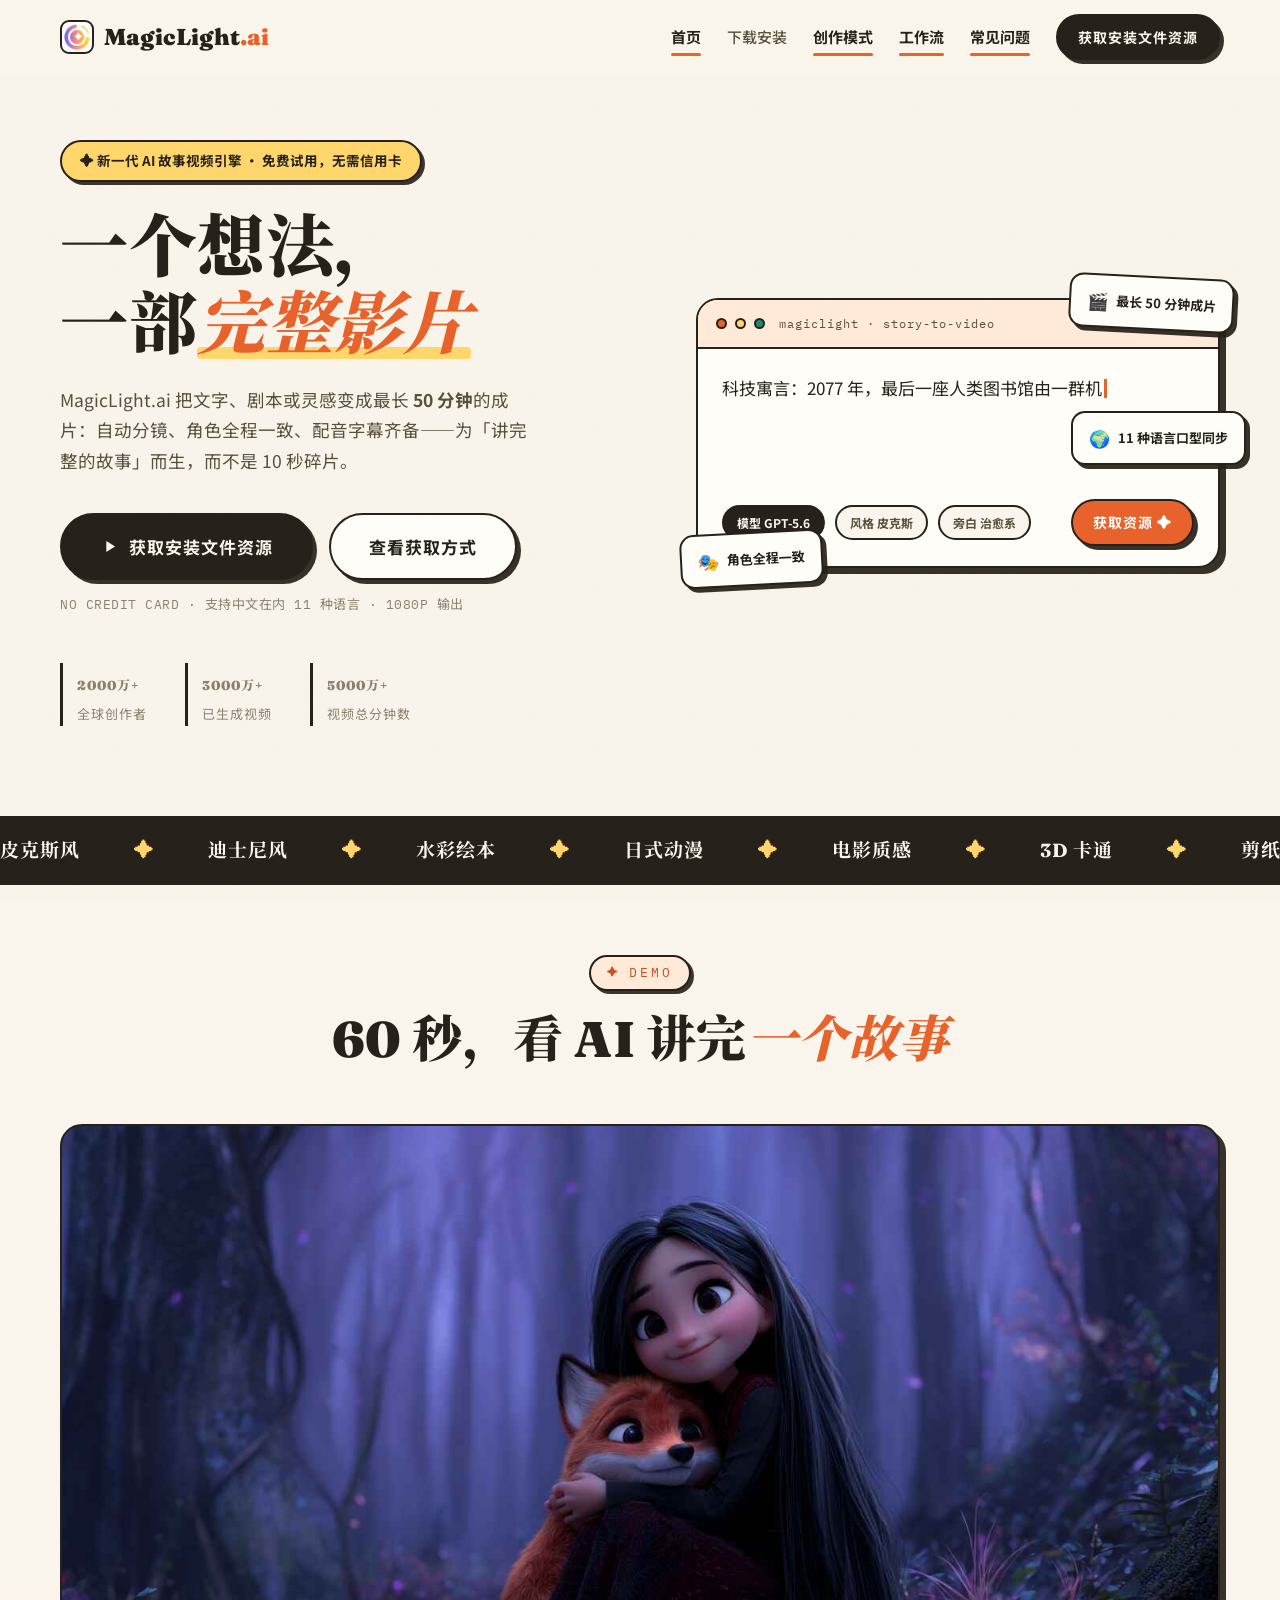
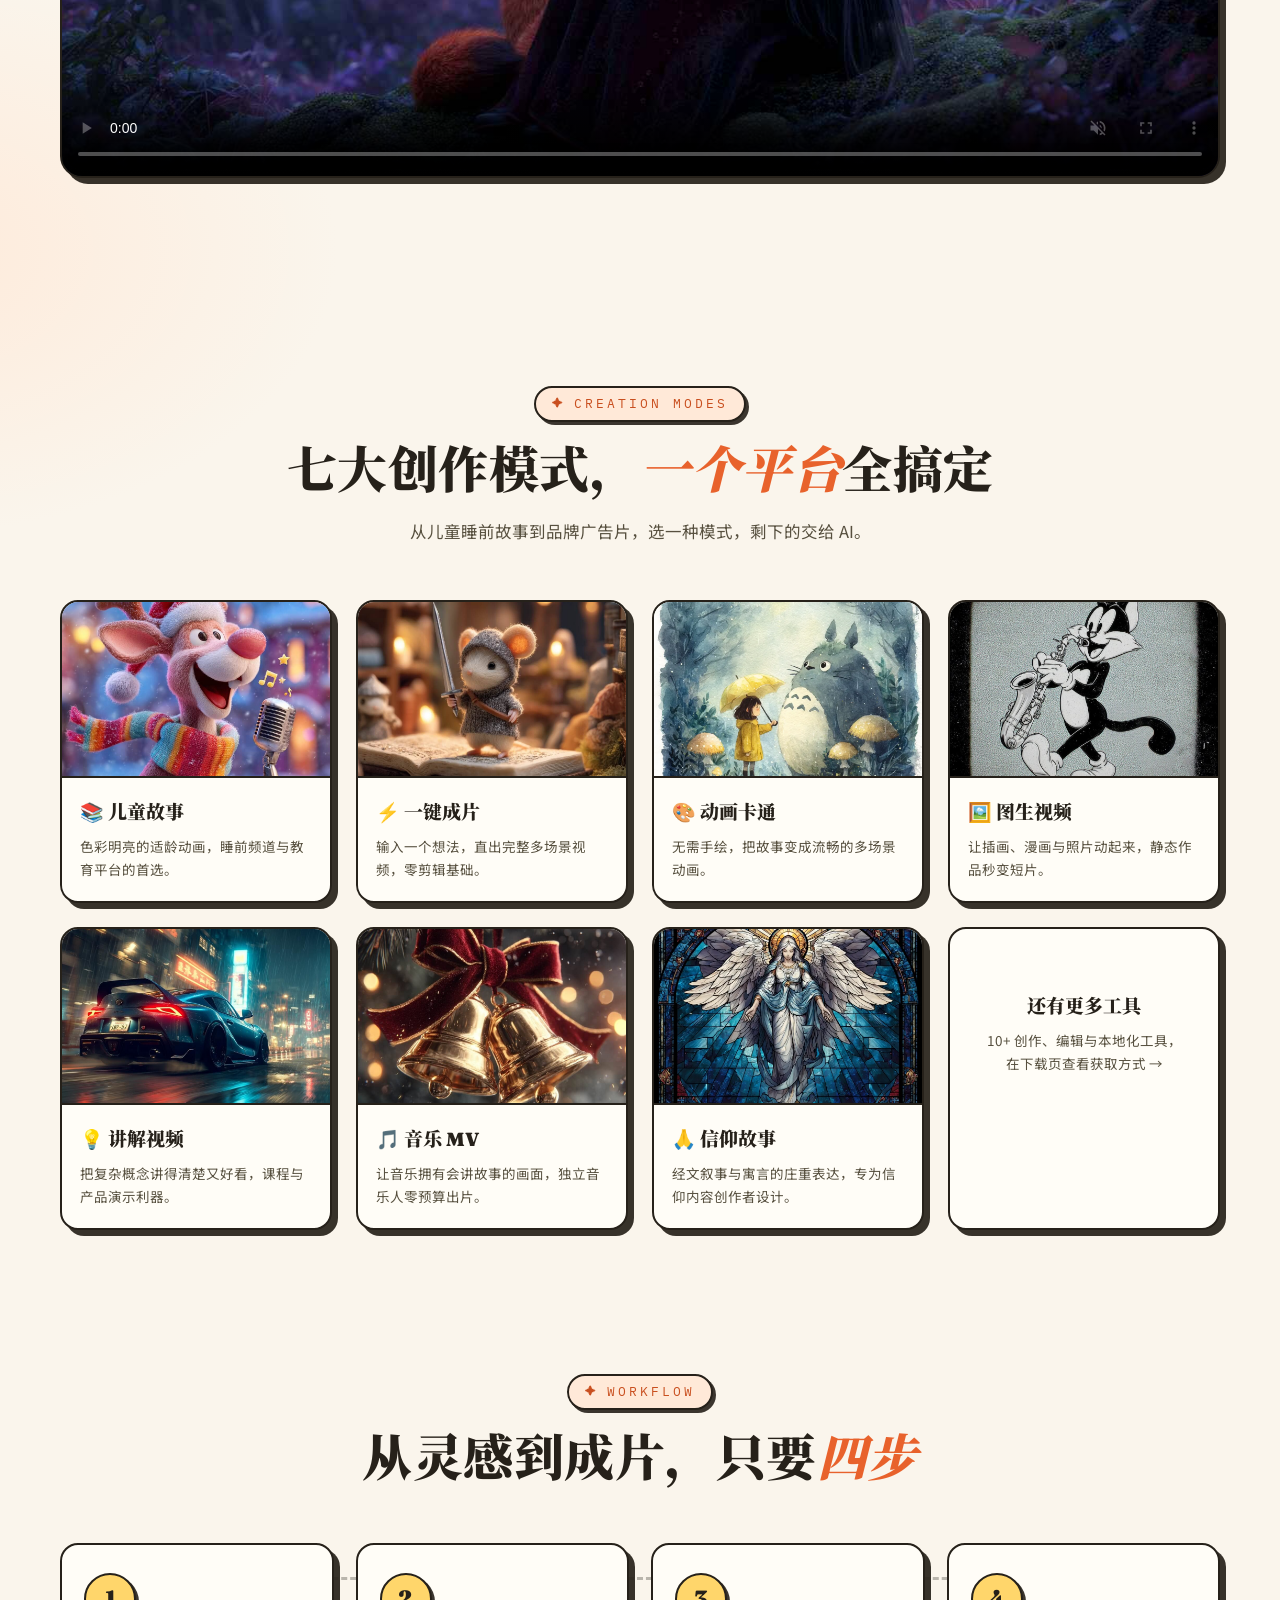
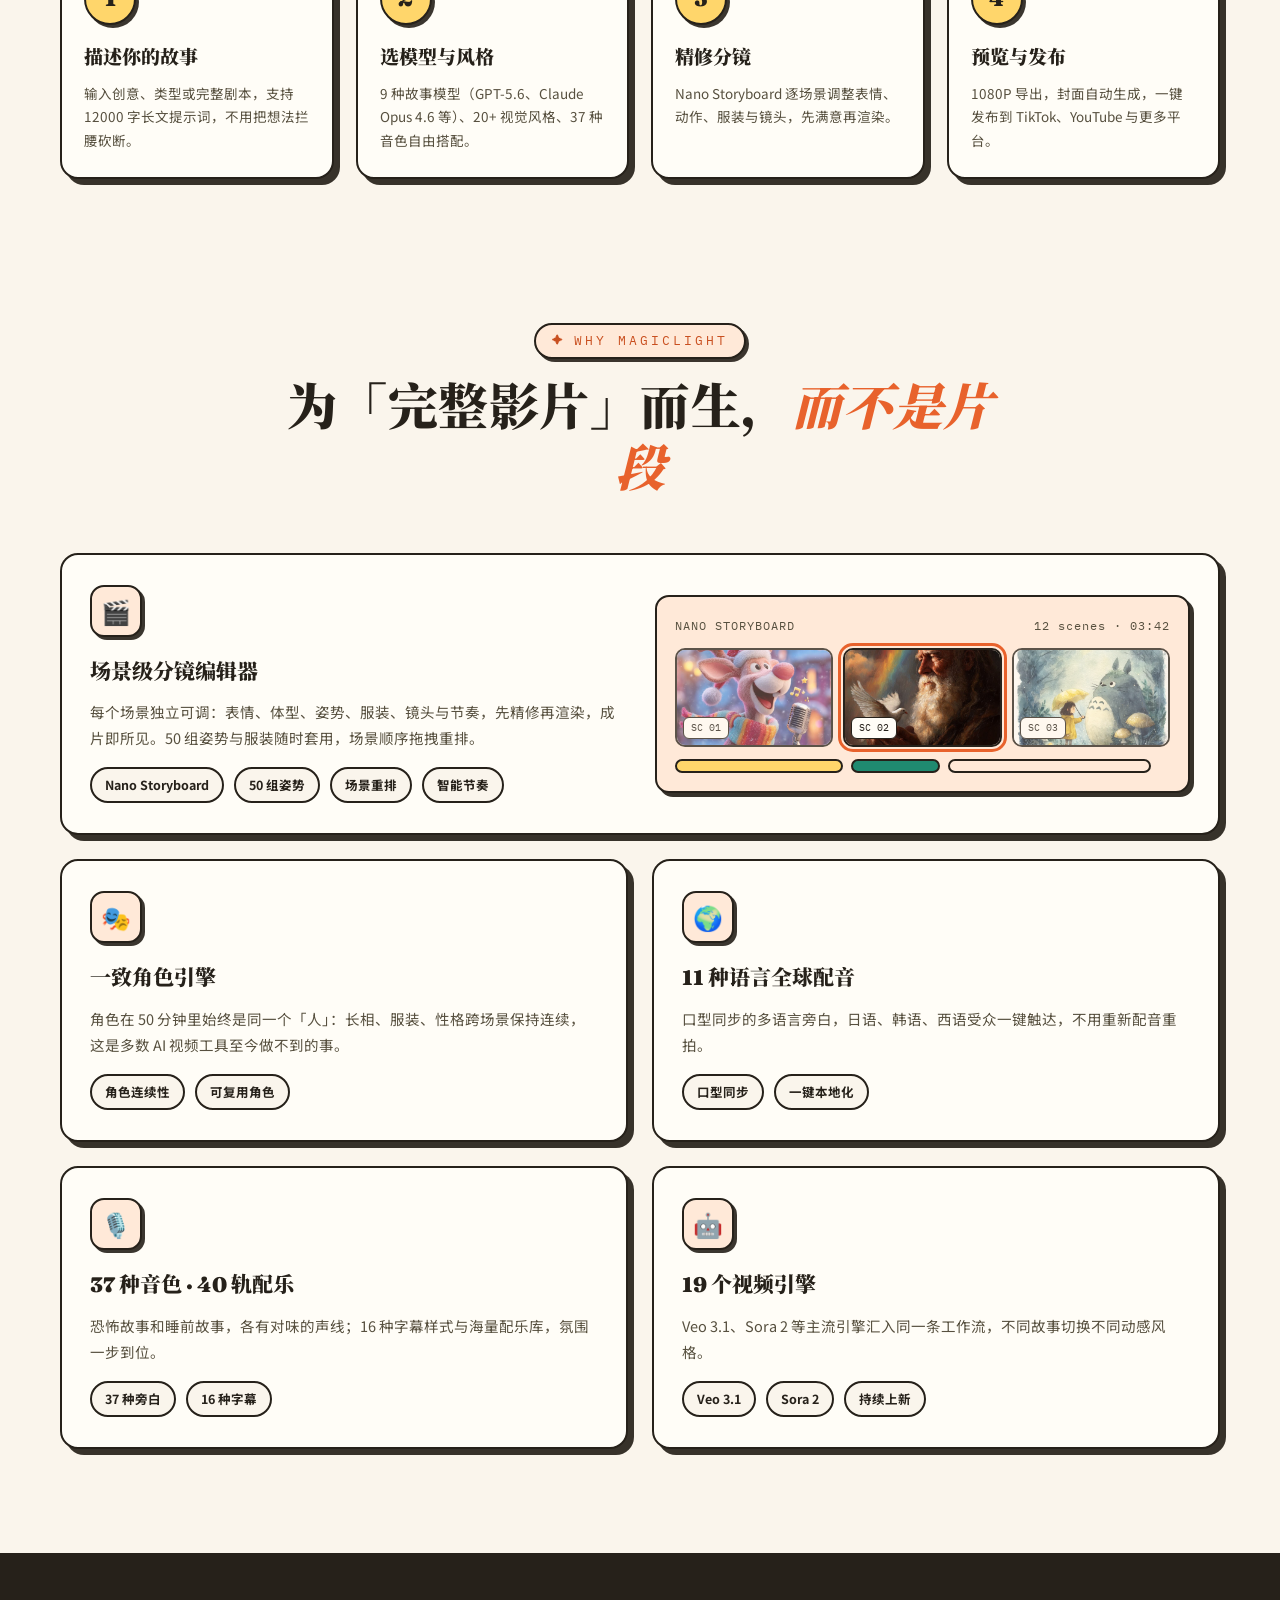
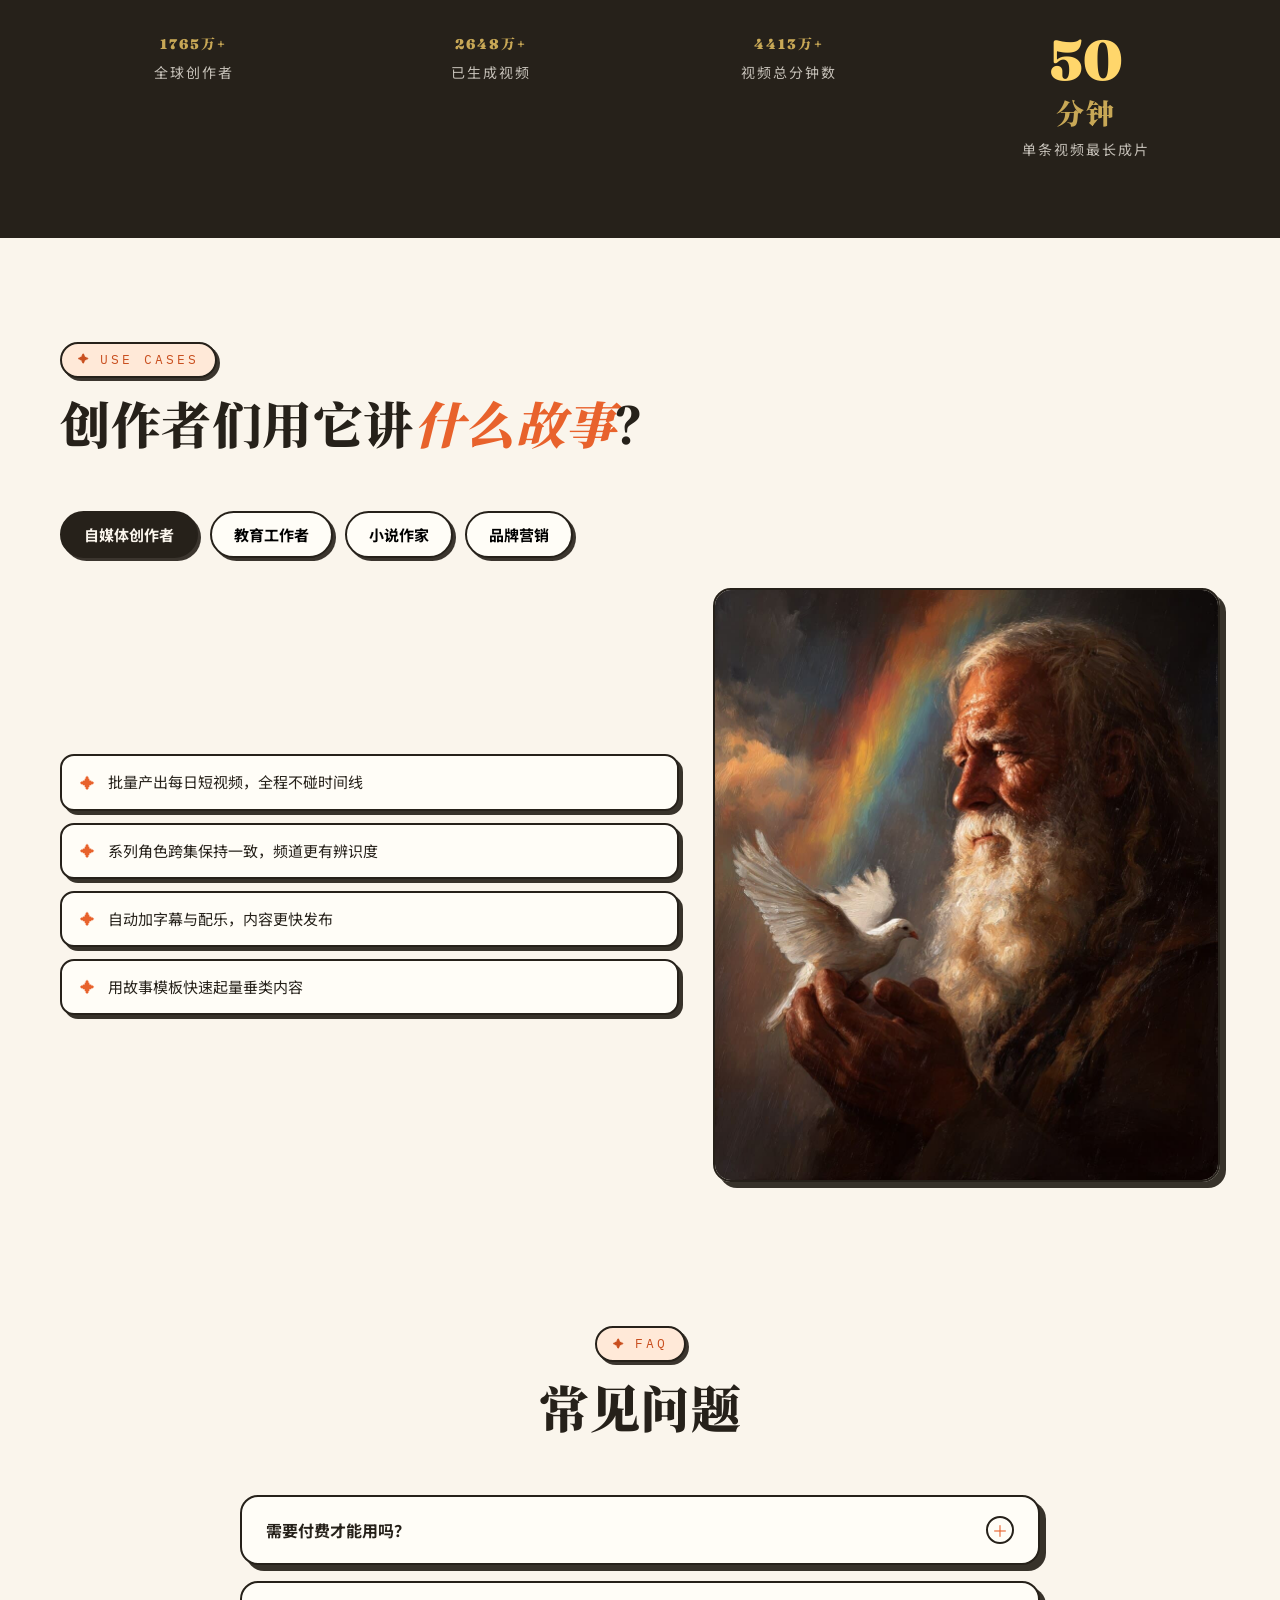
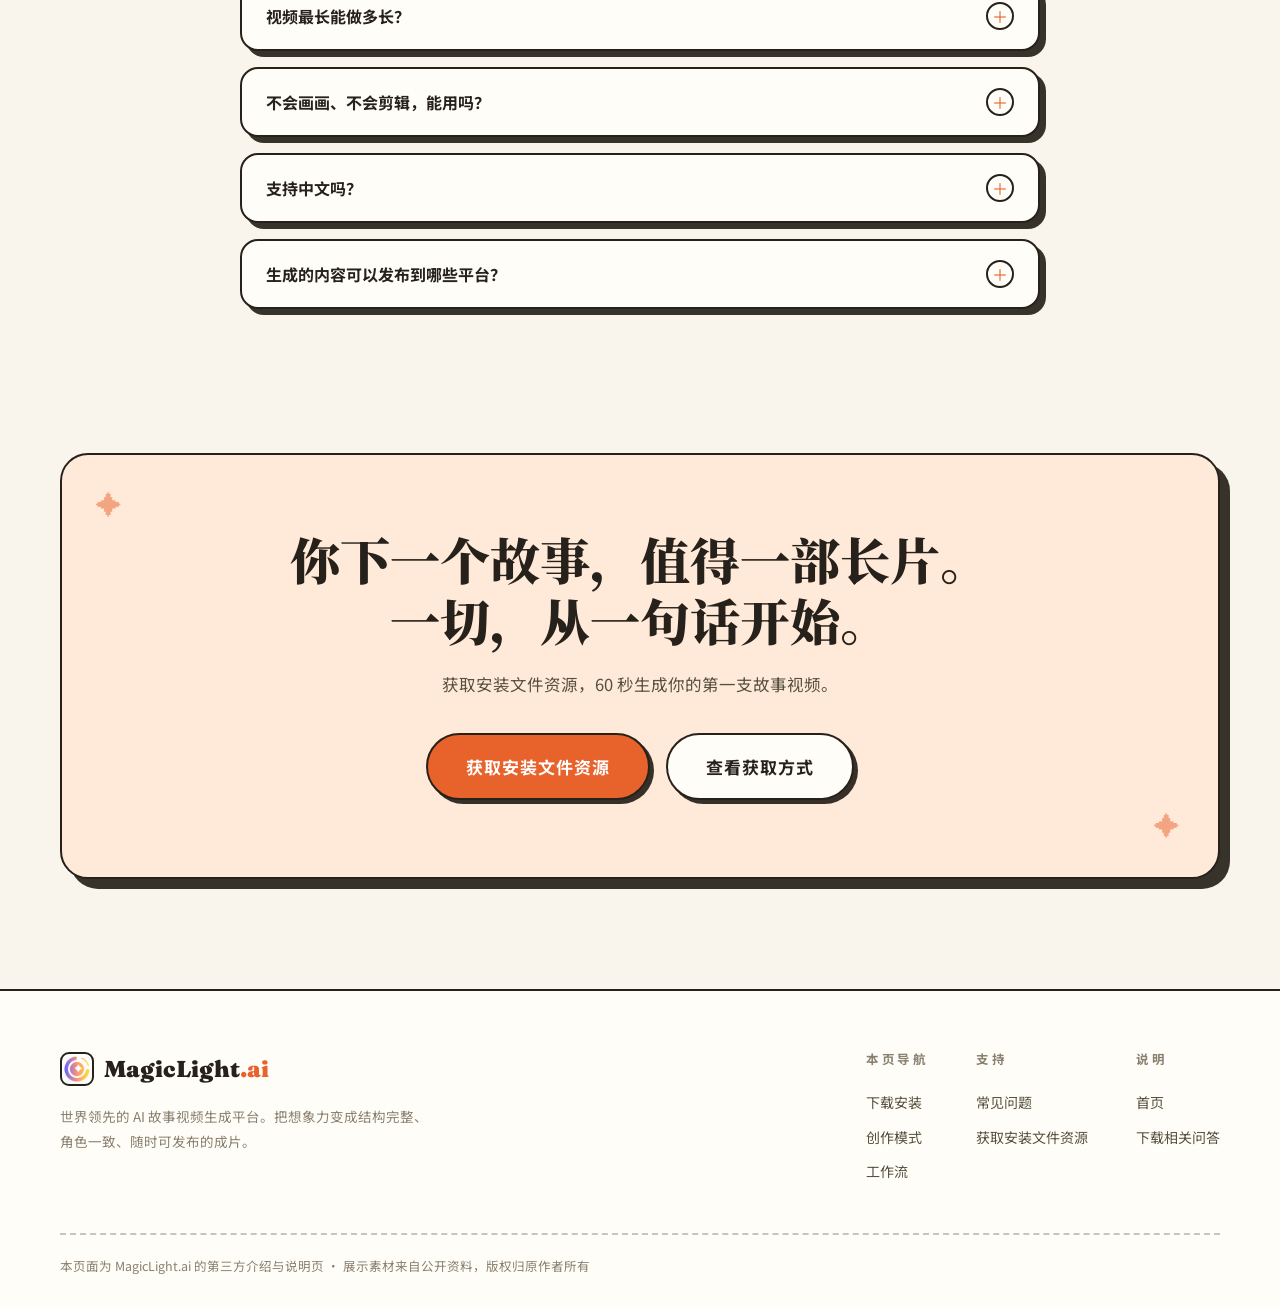
<file: index.html>
<!DOCTYPE html>
<html lang="zh-CN">
<head>
  <meta charset="UTF-8">
  <meta name="viewport" content="width=device-width, initial-scale=1.0">
  <title>MagicLight.ai - AI 故事视频生成平台 | 一个想法，一部完整影片</title>
  <meta name="description" content="MagicLight.ai 把你的想法、剧本或故事变成最长 50 分钟的完整 AI 视频：角色全程一致、20+ 视觉风格、37 种旁白音色、11 种语言口型同步。免费试用，无需信用卡。">
  <link rel="icon" href="assets/img/logo-icon.png">
  <link rel="preconnect" href="https://fonts.googleapis.com">
  <link rel="preconnect" href="https://fonts.gstatic.com" crossorigin>
  <link href="https://fonts.googleapis.com/css2?family=Fraunces:ital,opsz,wght@0,9..144,600;0,9..144,900;1,9..144,700;1,9..144,900&family=IBM+Plex+Mono:wght@500&family=Noto+Serif+SC:wght@700;900&family=Noto+Sans+SC:wght@400;500;700&display=swap" rel="stylesheet">
  <link rel="stylesheet" href="assets/css/style.css">
</head>
<body>

  <!-- ======================== 导航 ======================== -->
  <header class="nav">
    <div class="container nav-inner">
      <a class="logo" href="index.html" aria-label="MagicLight.ai 首页">
        <img src="assets/img/logo-icon.png" alt="MagicLight.ai Logo">
        <span class="logo-text">MagicLight<em>.ai</em></span>
      </a>
      <nav class="nav-links" aria-label="主导航">
        <a href="index.html">首页</a>
        <a href="download.html">下载安装</a>
        <a href="index.html#modes">创作模式</a>
        <a href="index.html#how">工作流</a>
        <a href="index.html#faq">常见问题</a>
        <a class="btn btn-ink btn-sm nav-cta" href="download.html" data-link="download">获取安装文件资源</a>
      </nav>
      <button class="nav-burger" aria-label="打开菜单"><span></span></button>
    </div>
  </header>

  <!-- ======================== Hero ======================== -->
  <section class="hero">
    <div class="container hero-grid">
      <div class="hero-copy">
        <div class="hero-badge">✦ 新一代 AI 故事视频引擎 · 免费试用，无需信用卡</div>
        <h1 class="hero-title">一个想法，<br>一部<span class="hl">完整影片</span></h1>
        <p class="hero-sub">MagicLight.ai 把文字、剧本或灵感变成最长 <b>50 分钟</b>的成片：自动分镜、角色全程一致、配音字幕齐备——为「讲完整的故事」而生，而不是 10 秒碎片。</p>
        <div class="hero-actions">
          <a class="btn btn-ink btn-lg" href="download.html" data-link="download">
            <svg viewBox="0 0 24 24" fill="currentColor" aria-hidden="true"><path d="M8 5v14l11-7L8 5z"/></svg>
            获取安装文件资源
          </a>
          <a class="btn btn-ghost btn-lg" href="download.html">查看获取方式</a>
        </div>
        <p class="hero-note">NO CREDIT CARD · 支持中文在内 11 种语言 · 1080P 输出</p>
        <div class="hero-stats">
          <div class="hstat"><b><span data-count="2000" data-suffix="万+">0</span></b><span>全球创作者</span></div>
          <div class="hstat"><b><span data-count="3000" data-suffix="万+">0</span></b><span>已生成视频</span></div>
          <div class="hstat"><b><span data-count="5000" data-suffix="万+">0</span></b><span>视频总分钟数</span></div>
        </div>
      </div>

      <div class="prompt-stack">
        <div class="float-card fc-1"><span class="fi">🎬</span>最长 50 分钟成片</div>
        <div class="float-card fc-2"><span class="fi">🎭</span>角色全程一致</div>
        <div class="float-card fc-3"><span class="fi">🌍</span>11 种语言口型同步</div>
        <div class="prompt-box">
          <div class="prompt-bar"><i></i><i></i><i></i><span>magiclight · story-to-video</span></div>
          <div class="prompt-body">
            <p class="prompt-text"><span id="promptText"></span><span class="caret"></span></p>
          </div>
          <div class="prompt-foot">
            <span class="prompt-chip on">模型 GPT-5.6</span>
            <span class="prompt-chip">风格 皮克斯</span>
            <span class="prompt-chip">旁白 治愈系</span>
            <a class="btn btn-primary btn-sm prompt-send" href="download.html" data-link="download">获取资源 ✦</a>
          </div>
        </div>
      </div>
    </div>
  </section>

  <!-- ======================== 风格跑马灯 ======================== -->
  <div class="marquee" aria-hidden="true">
    <div class="marquee-track">
      <span>皮克斯风 <i>✦</i> 迪士尼风 <i>✦</i> 水彩绘本 <i>✦</i> 日式动漫 <i>✦</i> 电影质感 <i>✦</i> 3D 卡通 <i>✦</i> 剪纸拼贴 <i>✦</i> 漫画分格 <i>✦</i> 治愈涂色 <i>✦</i> 墨彩国风 <i>✦</i></span>
      <span>皮克斯风 <i>✦</i> 迪士尼风 <i>✦</i> 水彩绘本 <i>✦</i> 日式动漫 <i>✦</i> 电影质感 <i>✦</i> 3D 卡通 <i>✦</i> 剪纸拼贴 <i>✦</i> 漫画分格 <i>✦</i> 治愈涂色 <i>✦</i> 墨彩国风 <i>✦</i></span>
    </div>
  </div>

  <!-- ======================== 演示视频 ======================== -->
  <section class="section" id="demo" style="padding-top:70px;">
    <div class="container">
      <div class="section-head center" data-reveal>
        <div class="eyebrow">Demo</div>
        <h2 class="section-title">60 秒，看 AI 讲完<em>一个故事</em></h2>
      </div>
      <div class="demo-wrap" data-reveal>
        <video class="demo-video" controls muted loop playsinline preload="metadata"
               poster="assets/img/official-poster.jpg" src="assets/video/official-promo.mp4"></video>
      </div>
    </div>
  </section>

  <!-- ======================== 创作模式 ======================== -->
  <section class="section" id="modes">
    <div class="container">
      <div class="section-head center" data-reveal>
        <div class="eyebrow">Creation Modes</div>
        <h2 class="section-title">七大创作模式，<em>一个平台</em>全搞定</h2>
        <p class="section-sub">从儿童睡前故事到品牌广告片，选一种模式，剩下的交给 AI。</p>
      </div>

      <div class="mode-grid">
        <div class="mode-card" data-reveal>
          <div class="mode-media"><img src="assets/img/mode-kids.jpg" alt="儿童故事模式" loading="lazy"></div>
          <div class="mode-body"><h3>📚 儿童故事</h3><p>色彩明亮的适龄动画，睡前频道与教育平台的首选。</p></div>
        </div>
        <div class="mode-card" data-reveal data-delay="1">
          <div class="mode-media"><img src="assets/img/mode-oneclick.jpg" alt="一键成片模式" loading="lazy"></div>
          <div class="mode-body"><h3>⚡ 一键成片</h3><p>输入一个想法，直出完整多场景视频，零剪辑基础。</p></div>
        </div>
        <div class="mode-card" data-reveal data-delay="2">
          <div class="mode-media"><img src="assets/img/mode-cartoon.webp" alt="动画卡通模式" loading="lazy"></div>
          <div class="mode-body"><h3>🎨 动画卡通</h3><p>无需手绘，把故事变成流畅的多场景动画。</p></div>
        </div>
        <div class="mode-card" data-reveal data-delay="3">
          <div class="mode-media"><img src="assets/img/mode-image2video.jpg" alt="图生视频模式" loading="lazy"></div>
          <div class="mode-body"><h3>🖼️ 图生视频</h3><p>让插画、漫画与照片动起来，静态作品秒变短片。</p></div>
        </div>
        <div class="mode-card" data-reveal>
          <div class="mode-media"><img src="assets/img/mode-explainer.jpg" alt="讲解视频模式" loading="lazy"></div>
          <div class="mode-body"><h3>💡 讲解视频</h3><p>把复杂概念讲得清楚又好看，课程与产品演示利器。</p></div>
        </div>
        <div class="mode-card" data-reveal data-delay="1">
          <div class="mode-media"><img src="assets/img/mode-jingles.jpg" alt="音乐 MV 模式" loading="lazy"></div>
          <div class="mode-body"><h3>🎵 音乐 MV</h3><p>让音乐拥有会讲故事的画面，独立音乐人零预算出片。</p></div>
        </div>
        <div class="mode-card" data-reveal data-delay="2">
          <div class="mode-media"><img src="assets/img/mode-religious.webp" alt="信仰故事模式" loading="lazy"></div>
          <div class="mode-body"><h3>🙏 信仰故事</h3><p>经文叙事与寓言的庄重表达，专为信仰内容创作者设计。</p></div>
        </div>
        <a class="mode-card" href="download.html" data-reveal data-delay="3">
          <div class="mode-body" style="display:grid; place-items:center; text-align:center; min-height:210px;">
            <div>
              <h3 style="justify-content:center;">还有更多工具</h3>
              <p>10+ 创作、编辑与本地化工具，<br>在下载页查看获取方式 →</p>
            </div>
          </div>
        </a>
      </div>
    </div>
  </section>

  <!-- ======================== 工作流 ======================== -->
  <section class="section" id="how" style="padding-top:40px;">
    <div class="container">
      <div class="section-head center" data-reveal>
        <div class="eyebrow">Workflow</div>
        <h2 class="section-title">从灵感到成片，只要<em>四步</em></h2>
      </div>

      <div class="steps-flow">
        <div class="card step-card" data-reveal>
          <div class="step-num">1</div>
          <h3>描述你的故事</h3>
          <p>输入创意、类型或完整剧本，支持 12000 字长文提示词，不用把想法拦腰砍断。</p>
        </div>
        <div class="card step-card" data-reveal data-delay="1">
          <div class="step-num">2</div>
          <h3>选模型与风格</h3>
          <p>9 种故事模型（GPT-5.6、Claude Opus 4.6 等）、20+ 视觉风格、37 种音色自由搭配。</p>
        </div>
        <div class="card step-card" data-reveal data-delay="2">
          <div class="step-num">3</div>
          <h3>精修分镜</h3>
          <p>Nano Storyboard 逐场景调整表情、动作、服装与镜头，先满意再渲染。</p>
        </div>
        <div class="card step-card" data-reveal data-delay="3">
          <div class="step-num">4</div>
          <h3>预览与发布</h3>
          <p>1080P 导出，封面自动生成，一键发布到 TikTok、YouTube 与更多平台。</p>
        </div>
      </div>
    </div>
  </section>

  <!-- ======================== 核心特性 Bento ======================== -->
  <section class="section" id="highlights" style="padding-top:40px;">
    <div class="container">
      <div class="section-head center" data-reveal>
        <div class="eyebrow">Why MagicLight</div>
        <h2 class="section-title">为「完整影片」而生，<em>而不是片段</em></h2>
      </div>

      <div class="bento">
        <div class="card b-full" data-reveal>
          <div>
            <div class="b-icon">🎬</div>
            <h3>场景级分镜编辑器</h3>
            <p>每个场景独立可调：表情、体型、姿势、服装、镜头与节奏，先精修再渲染，成片即所见。50 组姿势与服装随时套用，场景顺序拖拽重排。</p>
            <div class="b-tags"><span>Nano Storyboard</span><span>50 组姿势</span><span>场景重排</span><span>智能节奏</span></div>
          </div>
          <div class="fig sb-mock">
            <div class="sb-head"><span>NANO STORYBOARD</span><span>12 scenes · 03:42</span></div>
            <div class="sb-row">
              <div class="sb-cell"><img src="assets/img/mode-kids.jpg" alt=""><i>SC 01</i></div>
              <div class="sb-cell on"><img src="assets/img/cards-stack-1.jpg" alt=""><i>SC 02</i></div>
              <div class="sb-cell"><img src="assets/img/mode-cartoon.webp" alt=""><i>SC 03</i></div>
            </div>
            <div class="sb-tl"><i style="width:34%"></i><i style="width:18%"></i><i style="width:41%"></i></div>
          </div>
        </div>

        <div class="card b-wide" data-reveal>
          <div class="b-icon">🎭</div>
          <h3>一致角色引擎</h3>
          <p>角色在 50 分钟里始终是同一个「人」：长相、服装、性格跨场景保持连续，这是多数 AI 视频工具至今做不到的事。</p>
          <div class="b-tags"><span>角色连续性</span><span>可复用角色</span></div>
        </div>

        <div class="card b-wide" data-reveal data-delay="1">
          <div class="b-icon">🌍</div>
          <h3>11 种语言全球配音</h3>
          <p>口型同步的多语言旁白，日语、韩语、西语受众一键触达，不用重新配音重拍。</p>
          <div class="b-tags"><span>口型同步</span><span>一键本地化</span></div>
        </div>

        <div class="card b-wide" data-reveal>
          <div class="b-icon">🎙️</div>
          <h3>37 种音色 · 40 轨配乐</h3>
          <p>恐怖故事和睡前故事，各有对味的声线；16 种字幕样式与海量配乐库，氛围一步到位。</p>
          <div class="b-tags"><span>37 种旁白</span><span>16 种字幕</span></div>
        </div>

        <div class="card b-wide" data-reveal data-delay="1">
          <div class="b-icon">🤖</div>
          <h3>19 个视频引擎</h3>
          <p>Veo 3.1、Sora 2 等主流引擎汇入同一条工作流，不同故事切换不同动感风格。</p>
          <div class="b-tags"><span>Veo 3.1</span><span>Sora 2</span><span>持续上新</span></div>
        </div>
      </div>
    </div>
  </section>

  <!-- ======================== 数据带 ======================== -->
  <section class="stats-band">
    <div class="container stats-grid">
      <div class="stat-cell"><b><span data-count="2000" data-suffix="万+">0</span></b><span>全球创作者</span></div>
      <div class="stat-cell"><b><span data-count="3000" data-suffix="万+">0</span></b><span>已生成视频</span></div>
      <div class="stat-cell"><b><span data-count="5000" data-suffix="万+">0</span></b><span>视频总分钟数</span></div>
      <div class="stat-cell"><b>50<span style="font-size:.5em;"> 分钟</span></b><span>单条视频最长成片</span></div>
    </div>
  </section>

  <!-- ======================== 人群标签页 ======================== -->
  <section class="section" id="audience">
    <div class="container">
      <div class="section-head" data-reveal>
        <div class="eyebrow">Use Cases</div>
        <h2 class="section-title">创作者们用它讲<em>什么故事</em>？</h2>
      </div>

      <div class="tabs" data-reveal>
        <button class="tab-btn on" data-tab="creators" type="button">自媒体创作者</button>
        <button class="tab-btn" data-tab="edu" type="button">教育工作者</button>
        <button class="tab-btn" data-tab="writer" type="button">小说作家</button>
        <button class="tab-btn" data-tab="brand" type="button">品牌营销</button>
      </div>

      <div class="tab-panel on" id="panel-creators">
        <ul>
          <li>批量产出每日短视频，全程不碰时间线</li>
          <li>系列角色跨集保持一致，频道更有辨识度</li>
          <li>自动加字幕与配乐，内容更快发布</li>
          <li>用故事模板快速起量垂类内容</li>
        </ul>
        <div class="tab-fig"><img src="assets/img/cards-stack-1.jpg" alt="创作者作品示例" loading="lazy"></div>
      </div>
      <div class="tab-panel" id="panel-edu">
        <ul>
          <li>课程大纲一键变成配音讲解视频</li>
          <li>把 PDF 与讲义变成孩子爱看的动画</li>
          <li>为不同年龄段调整故事语气与节奏</li>
          <li>复杂知识点自动生成角色演示</li>
        </ul>
        <div class="tab-fig"><img src="assets/img/cards-stack-2.jpg" alt="教育内容示例" loading="lazy"></div>
      </div>
      <div class="tab-panel" id="panel-writer">
        <ul>
          <li>整章草稿一气呵成，不再卡在空白页</li>
          <li>用视频预告片视觉化你的章节</li>
          <li>多结局快速试错，不用重写全书</li>
          <li>把角色设定变成可视化的世界观</li>
        </ul>
        <div class="tab-fig"><img src="assets/img/cards-stack-3.webp" alt="作家创作示例" loading="lazy"></div>
      </div>
      <div class="tab-panel" id="panel-brand">
        <ul>
          <li>把 campaign 文案变成故事化广告</li>
          <li>A/B 变体快速生成，无需拍摄团队</li>
          <li>卖点更新后，10 分钟重出新版视频</li>
          <li>产品讲解与品牌故事模板开箱即用</li>
        </ul>
        <div class="tab-fig"><img src="assets/img/mode-explainer.jpg" alt="品牌营销示例" loading="lazy"></div>
      </div>
    </div>
  </section>

  <!-- ======================== FAQ ======================== -->
  <section class="section" id="faq" style="padding-top:40px;">
    <div class="container">
      <div class="section-head center" data-reveal>
        <div class="eyebrow">FAQ</div>
        <h2 class="section-title">常见问题</h2>
      </div>

      <div class="faq-list">
        <div class="card faq-item" data-reveal>
          <button class="faq-q" type="button">需要付费才能用吗？<span class="fx">＋</span></button>
          <div class="faq-a"><p>免费即可开始创作，无需绑定信用卡；当你需要更长成片、更高分辨率或更多导出时，再按平台公布的定价按需升级。</p></div>
        </div>
        <div class="card faq-item" data-reveal>
          <button class="faq-q" type="button">视频最长能做多长？<span class="fx">＋</span></button>
          <div class="faq-a"><p>单条视频最长 50 分钟，并且角色形象与剧情逻辑全程保持一致——这正是 MagicLight 与「只出 10 秒片段」工具的根本区别。</p></div>
        </div>
        <div class="card faq-item" data-reveal>
          <button class="faq-q" type="button">不会画画、不会剪辑，能用吗？<span class="fx">＋</span></button>
          <div class="faq-a"><p>可以。从提示词到分镜、配音、字幕、成片全程自动完成；想精修时，Nano Storyboard 提供零基础的可视化编辑，所见即所得。</p></div>
        </div>
        <div class="card faq-item" data-reveal>
          <button class="faq-q" type="button">支持中文吗？<span class="fx">＋</span></button>
          <div class="faq-a"><p>支持。中文可直出故事与旁白，平台另外提供 11 种语言的口型同步本地化，一条故事面向全球观众。</p></div>
        </div>
        <div class="card faq-item" data-reveal>
          <button class="faq-q" type="button">生成的内容可以发布到哪些平台？<span class="fx">＋</span></button>
          <div class="faq-a"><p>支持 1080P 导出与多比例输出（竖版 / 宽屏），适配 TikTok、YouTube、抖音等平台；封面模板自动生成，发布前无需再修图。商用授权请以其服务条款为准。</p></div>
        </div>
      </div>
    </div>
  </section>

  <!-- ======================== CTA ======================== -->
  <div class="cta-wrap">
    <div class="container">
      <div class="cta-panel" data-reveal>
        <h2>你下一个故事，值得一部长片。<br>一切，从一句话开始。</h2>
        <p>获取安装文件资源，60 秒生成你的第一支故事视频。</p>
        <div class="hero-actions">
          <a class="btn btn-primary btn-lg" href="download.html" data-link="download">获取安装文件资源</a>
          <a class="btn btn-ghost btn-lg" href="download.html">查看获取方式</a>
        </div>
      </div>
    </div>
  </div>

  <!-- ======================== Footer ======================== -->
  <footer class="footer">
    <div class="container">
      <div class="footer-grid">
        <div class="footer-brand">
          <a class="logo" href="index.html">
            <img src="assets/img/logo-icon.png" alt="MagicLight.ai Logo">
            <span class="logo-text">MagicLight<em>.ai</em></span>
          </a>
          <p>世界领先的 AI 故事视频生成平台。把想象力变成结构完整、角色一致、随时可发布的成片。</p>
        </div>
        <div class="footer-links">
          <div>
            <h4>本页导航</h4>
            <a href="download.html">下载安装</a>
            <a href="index.html#modes">创作模式</a>
            <a href="index.html#how">工作流</a>
          </div>
          <div>
            <h4>支持</h4>
            <a href="index.html#faq">常见问题</a>
            <a href="download.html">获取安装文件资源</a>
          </div>
          <div>
            <h4>说明</h4>
            <a href="index.html">首页</a>
            <a href="download.html#faq">下载相关问答</a>
          </div>
        </div>
      </div>
      <div class="footer-base">
        <span>本页面为 MagicLight.ai 的第三方介绍与说明页 · 展示素材来自公开资料，版权归原作者所有</span>
      </div>
    </div>
  </footer>

  <script src="assets/js/links.js"></script>
  <script src="assets/js/main.js"></script>
</body>
</html>
</file>
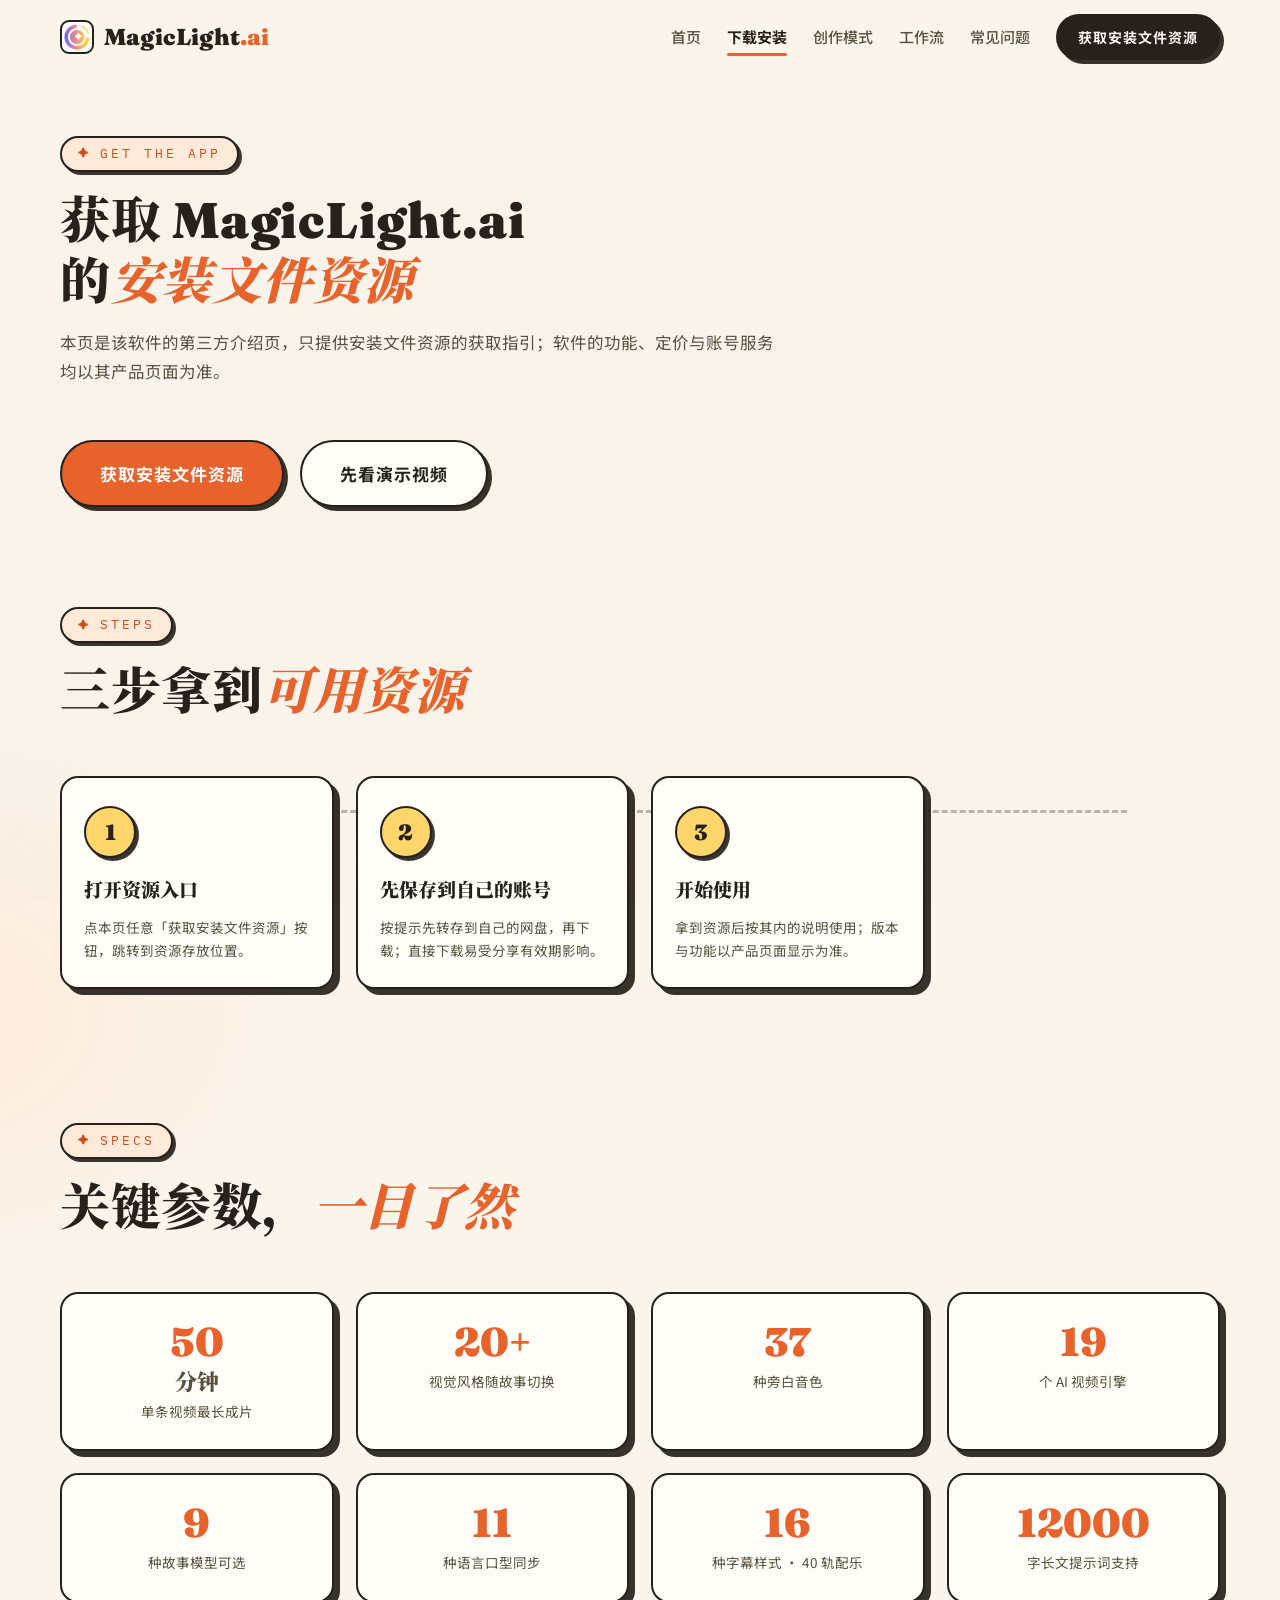
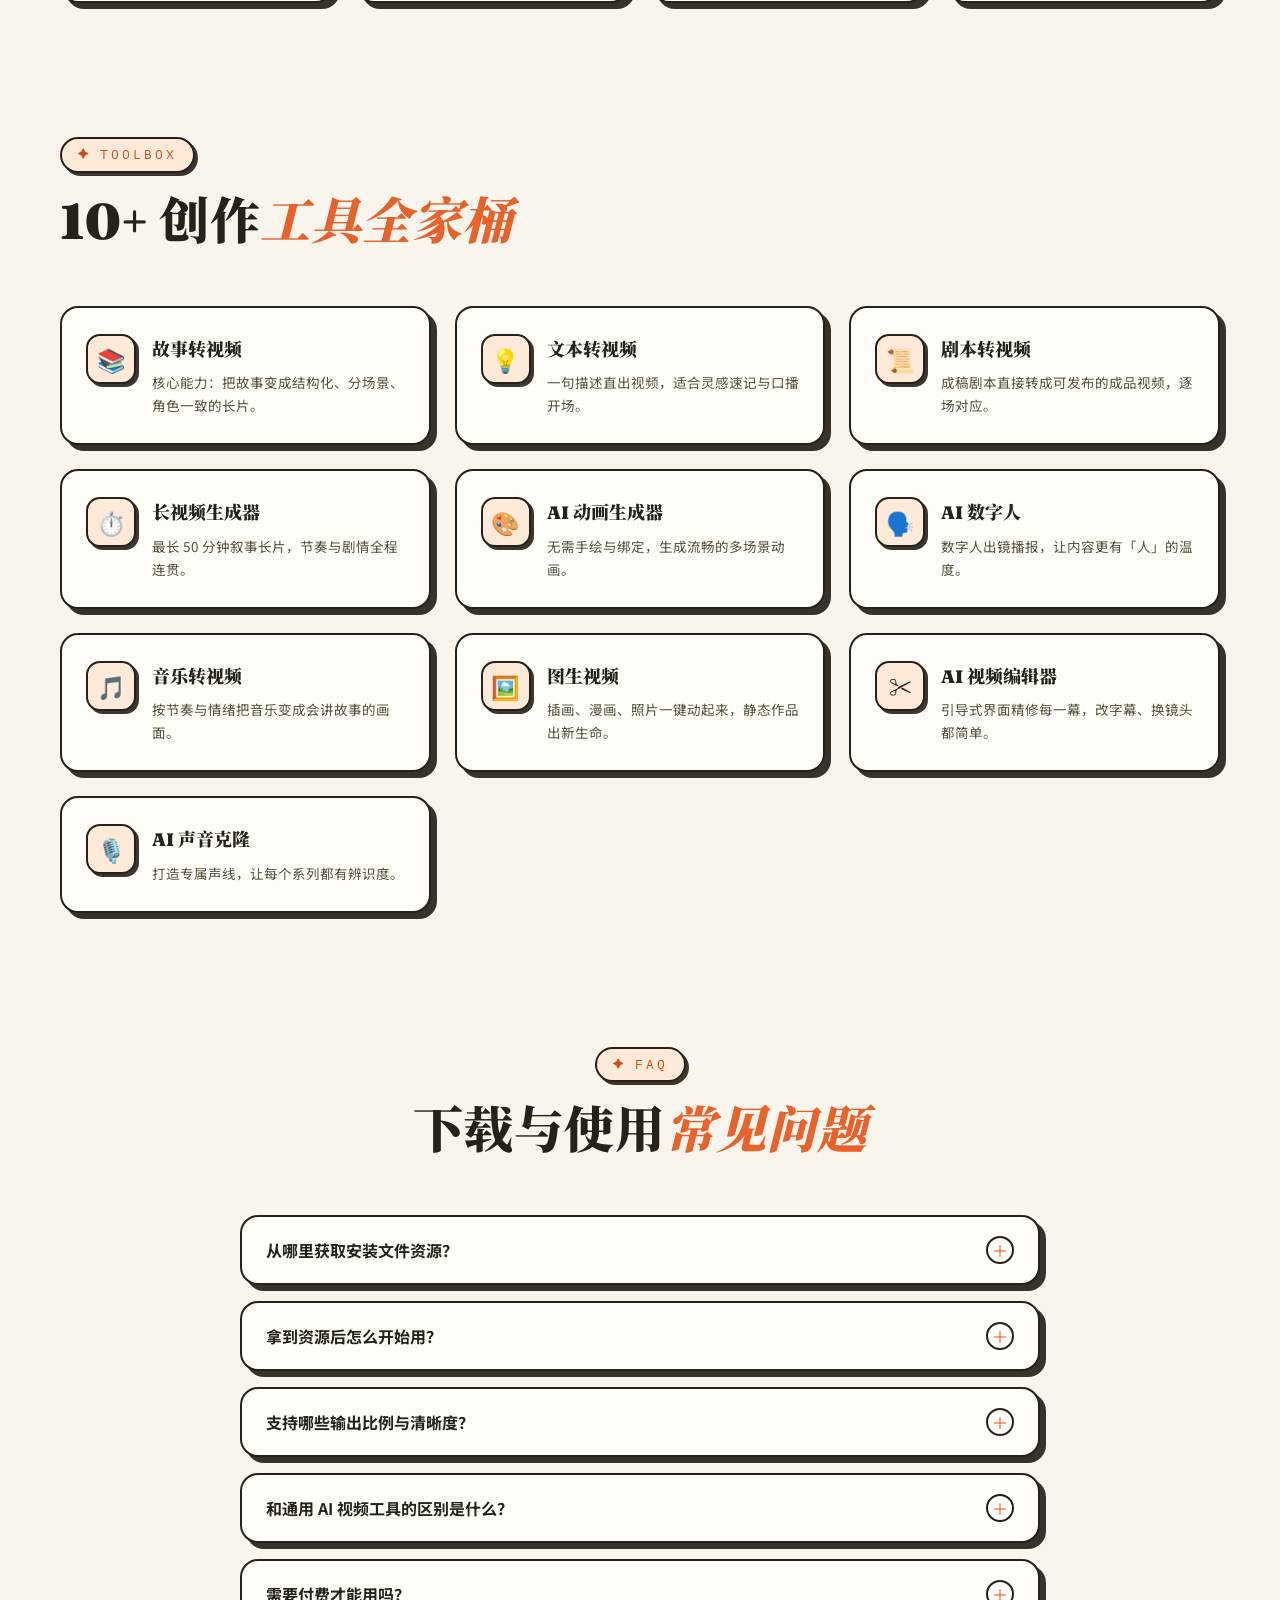
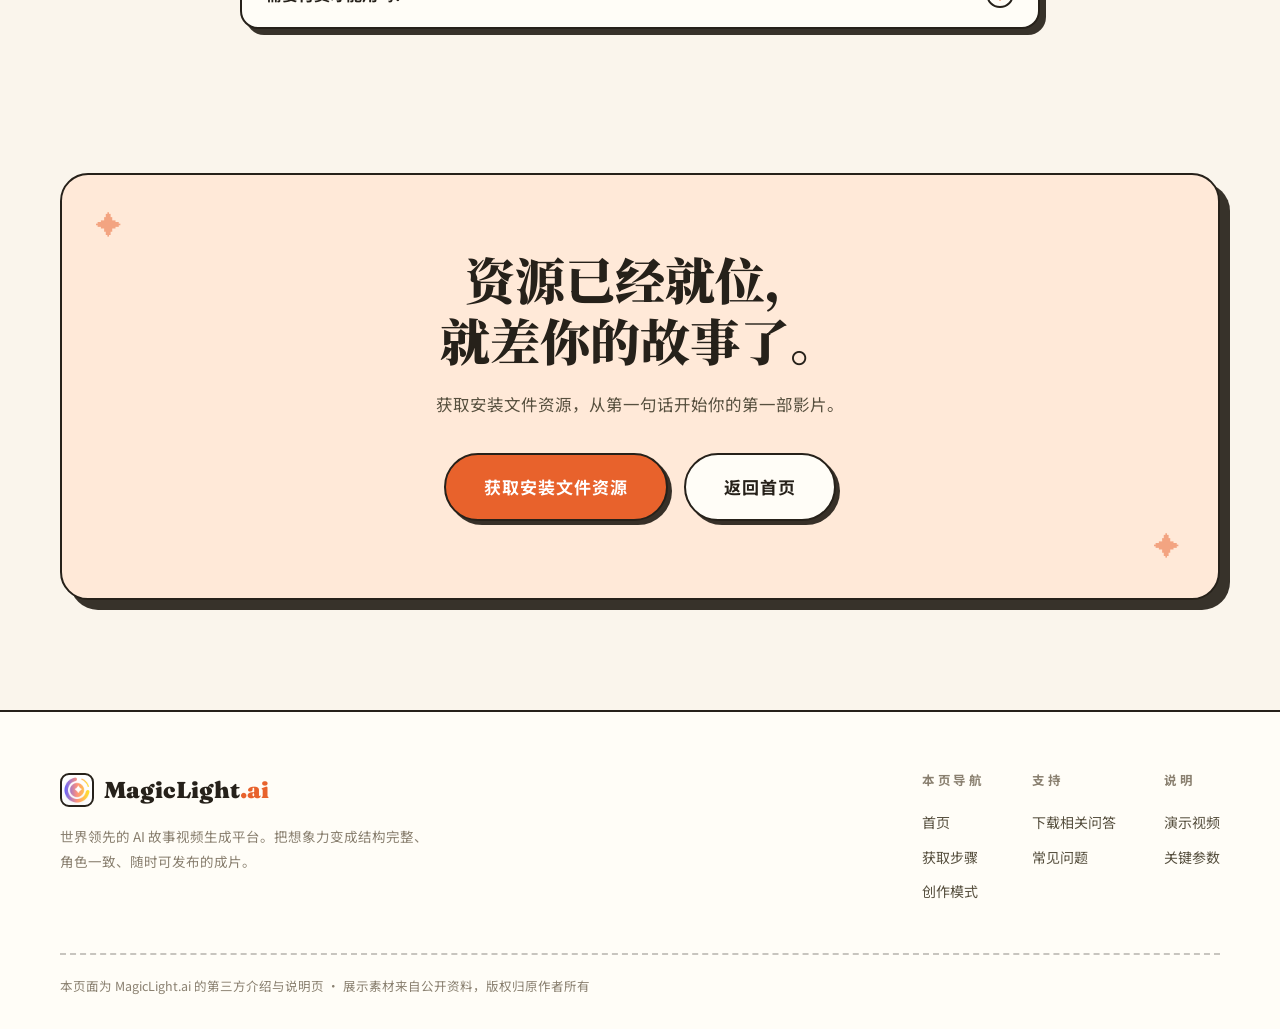
<file: download.html>
<!DOCTYPE html>
<html lang="zh-CN">
<head>
  <meta charset="UTF-8">
  <meta name="viewport" content="width=device-width, initial-scale=1.0">
  <title>下载与获取方式 - MagicLight.ai | 安装文件资源获取指引</title>
  <meta name="description" content="MagicLight.ai 安装文件资源获取指引：支持的平台与形态、获取步骤、运行要求，以及使用中常见问题的解答。">
  <link rel="icon" href="assets/img/logo-icon.png">
  <link rel="preconnect" href="https://fonts.googleapis.com">
  <link rel="preconnect" href="https://fonts.gstatic.com" crossorigin>
  <link href="https://fonts.googleapis.com/css2?family=Fraunces:ital,opsz,wght@0,9..144,600;0,9..144,900;1,9..144,700;1,9..144,900&family=IBM+Plex+Mono:wght@500&family=Noto+Serif+SC:wght@700;900&family=Noto+Sans+SC:wght@400;500;700&display=swap" rel="stylesheet">
  <link rel="stylesheet" href="assets/css/style.css">
</head>
<body>

  <!-- ======================== 导航 ======================== -->
  <header class="nav">
    <div class="container nav-inner">
      <a class="logo" href="index.html" aria-label="MagicLight.ai 介绍页">
        <img src="assets/img/logo-icon.png" alt="MagicLight.ai Logo">
        <span class="logo-text">MagicLight<em>.ai</em></span>
      </a>
      <nav class="nav-links" aria-label="主导航">
        <a href="index.html">首页</a>
        <a href="download.html">下载安装</a>
        <a href="index.html#modes">创作模式</a>
        <a href="index.html#how">工作流</a>
        <a href="index.html#faq">常见问题</a>
        <a class="btn btn-ink btn-sm nav-cta" href="download.html" data-link="download">获取安装文件资源</a>
      </nav>
      <button class="nav-burger" aria-label="打开菜单"><span></span></button>
    </div>
  </header>

  <!-- ======================== 页面 Hero ======================== -->
  <section class="page-hero">
    <div class="container">
      <div class="section-head" data-reveal>
        <div class="eyebrow">Get the App</div>
        <h1 class="section-title">获取 MagicLight.ai<br>的<em>安装文件资源</em></h1>
        <p class="section-sub">本页是该软件的第三方介绍页，只提供安装文件资源的获取指引；软件的功能、定价与账号服务均以其产品页面为准。</p>
      </div>
      <div class="hero-actions" data-reveal>
        <a class="btn btn-primary btn-lg" href="download.html" data-link="download">获取安装文件资源</a>
        <a class="btn btn-ghost btn-lg" href="index.html#demo">先看演示视频</a>
      </div>
    </div>
  </section>

  <!-- ======================== 获取步骤 ======================== -->
  <section class="section" id="steps" style="padding-top:30px;">
    <div class="container">
      <div class="section-head" data-reveal>
        <div class="eyebrow">Steps</div>
        <h2 class="section-title">三步拿到<em>可用资源</em></h2>
      </div>

      <div class="steps-flow">
        <div class="card step-card" data-reveal>
          <div class="step-num">1</div>
          <h3>打开资源入口</h3>
          <p>点本页任意「获取安装文件资源」按钮，跳转到资源存放位置。</p>
        </div>
        <div class="card step-card" data-reveal data-delay="1">
          <div class="step-num">2</div>
          <h3>先保存到自己的账号</h3>
          <p>按提示先转存到自己的网盘，再下载；直接下载易受分享有效期影响。</p>
        </div>
        <div class="card step-card" data-reveal data-delay="2">
          <div class="step-num">3</div>
          <h3>开始使用</h3>
          <p>拿到资源后按其内的说明使用；版本与功能以产品页面显示为准。</p>
        </div>
      </div>
    </div>
  </section>

  <!-- ======================== 关键参数 ======================== -->
  <section class="section" id="specs" style="padding-top:30px;">
    <div class="container">
      <div class="section-head" data-reveal>
        <div class="eyebrow">Specs</div>
        <h2 class="section-title">关键参数，<em>一目了然</em></h2>
      </div>

      <div class="spec-grid">
        <div class="card spec-card" data-reveal><b>50<span style="font-size:.55em;"> 分钟</span></b><span>单条视频最长成片</span></div>
        <div class="card spec-card" data-reveal data-delay="1"><b>20+</b><span>视觉风格随故事切换</span></div>
        <div class="card spec-card" data-reveal data-delay="2"><b>37</b><span>种旁白音色</span></div>
        <div class="card spec-card" data-reveal data-delay="3"><b>19</b><span>个 AI 视频引擎</span></div>
        <div class="card spec-card" data-reveal><b>9</b><span>种故事模型可选</span></div>
        <div class="card spec-card" data-reveal data-delay="1"><b>11</b><span>种语言口型同步</span></div>
        <div class="card spec-card" data-reveal data-delay="2"><b>16</b><span>种字幕样式 · 40 轨配乐</span></div>
        <div class="card spec-card" data-reveal data-delay="3"><b>12000</b><span>字长文提示词支持</span></div>
      </div>
    </div>
  </section>

  <!-- ======================== 工具全家桶 ======================== -->
  <section class="section" id="tools" style="padding-top:30px;">
    <div class="container">
      <div class="section-head" data-reveal>
        <div class="eyebrow">Toolbox</div>
        <h2 class="section-title">10+ 创作<em>工具全家桶</em></h2>
      </div>

      <div class="tool-grid">
        <div class="card tool-card" data-reveal><div class="tool-icon">📚</div><div><h3>故事转视频</h3><p>核心能力：把故事变成结构化、分场景、角色一致的长片。</p></div></div>
        <div class="card tool-card" data-reveal data-delay="1"><div class="tool-icon">💡</div><div><h3>文本转视频</h3><p>一句描述直出视频，适合灵感速记与口播开场。</p></div></div>
        <div class="card tool-card" data-reveal data-delay="2"><div class="tool-icon">📜</div><div><h3>剧本转视频</h3><p>成稿剧本直接转成可发布的成品视频，逐场对应。</p></div></div>
        <div class="card tool-card" data-reveal><div class="tool-icon">⏱️</div><div><h3>长视频生成器</h3><p>最长 50 分钟叙事长片，节奏与剧情全程连贯。</p></div></div>
        <div class="card tool-card" data-reveal data-delay="1"><div class="tool-icon">🎨</div><div><h3>AI 动画生成器</h3><p>无需手绘与绑定，生成流畅的多场景动画。</p></div></div>
        <div class="card tool-card" data-reveal data-delay="2"><div class="tool-icon">🗣️</div><div><h3>AI 数字人</h3><p>数字人出镜播报，让内容更有「人」的温度。</p></div></div>
        <div class="card tool-card" data-reveal><div class="tool-icon">🎵</div><div><h3>音乐转视频</h3><p>按节奏与情绪把音乐变成会讲故事的画面。</p></div></div>
        <div class="card tool-card" data-reveal data-delay="1"><div class="tool-icon">🖼️</div><div><h3>图生视频</h3><p>插画、漫画、照片一键动起来，静态作品出新生命。</p></div></div>
        <div class="card tool-card" data-reveal data-delay="2"><div class="tool-icon">✂️</div><div><h3>AI 视频编辑器</h3><p>引导式界面精修每一幕，改字幕、换镜头都简单。</p></div></div>
        <div class="card tool-card" data-reveal data-delay="3"><div class="tool-icon">🎙️</div><div><h3>AI 声音克隆</h3><p>打造专属声线，让每个系列都有辨识度。</p></div></div>
      </div>
    </div>
  </section>

  <!-- ======================== FAQ ======================== -->
  <section class="section" id="faq" style="padding-top:30px;">
    <div class="container">
      <div class="section-head center" data-reveal>
        <div class="eyebrow">FAQ</div>
        <h2 class="section-title">下载与使用<em>常见问题</em></h2>
      </div>

      <div class="faq-list">
        <div class="card faq-item" data-reveal>
          <button class="faq-q" type="button">从哪里获取安装文件资源？<span class="fx">＋</span></button>
          <div class="faq-a"><p>点本页与首页的「获取安装文件资源」按钮即可跳到资源位置；建议先转存到自己账号再下载，避免分享过期。</p></div>
        </div>
        <div class="card faq-item" data-reveal>
          <button class="faq-q" type="button">拿到资源后怎么开始用？<span class="fx">＋</span></button>
          <div class="faq-a"><p>按其内说明操作即可；具体功能入口、账号与订阅等服务，以产品页面显示为准。</p></div>
        </div>
        <div class="card faq-item" data-reveal>
          <button class="faq-q" type="button">支持哪些输出比例与清晰度？<span class="fx">＋</span></button>
          <div class="faq-a"><p>支持 1080P 输出与竖版 / 宽屏多种比例，适配 TikTok、YouTube Shorts、抖音与横屏长视频平台，封面可从 21 套模板自动生成。</p></div>
        </div>
        <div class="card faq-item" data-reveal>
          <button class="faq-q" type="button">和通用 AI 视频工具的区别是什么？<span class="fx">＋</span></button>
          <div class="faq-a"><p>通用工具输出的是孤立片段；MagicLight 输出的是「讲完了的影片」——自动分镜、场景衔接、旁白节奏、字幕配乐一体完成，且支持场景级精修。</p></div>
        </div>
        <div class="card faq-item" data-reveal>
          <button class="faq-q" type="button">需要付费才能用吗？<span class="fx">＋</span></button>
          <div class="faq-a"><p>可以免费开始创作，无需信用卡；更长成片与更高分辨率可按平台公布的定价升级。</p></div>
        </div>
      </div>
    </div>
  </section>

  <!-- ======================== CTA ======================== -->
  <div class="cta-wrap">
    <div class="container">
      <div class="cta-panel" data-reveal>
        <h2>资源已经就位，<br>就差你的故事了。</h2>
        <p>获取安装文件资源，从第一句话开始你的第一部影片。</p>
        <div class="hero-actions">
          <a class="btn btn-primary btn-lg" href="download.html" data-link="download">获取安装文件资源</a>
          <a class="btn btn-ghost btn-lg" href="index.html">返回首页</a>
        </div>
      </div>
    </div>
  </div>

  <!-- ======================== Footer ======================== -->
  <footer class="footer">
    <div class="container">
      <div class="footer-grid">
        <div class="footer-brand">
          <a class="logo" href="index.html">
            <img src="assets/img/logo-icon.png" alt="MagicLight.ai Logo">
            <span class="logo-text">MagicLight<em>.ai</em></span>
          </a>
          <p>世界领先的 AI 故事视频生成平台。把想象力变成结构完整、角色一致、随时可发布的成片。</p>
        </div>
        <div class="footer-links">
          <div>
            <h4>本页导航</h4>
            <a href="index.html">首页</a>
            <a href="download.html#steps">获取步骤</a>
            <a href="index.html#modes">创作模式</a>
          </div>
          <div>
            <h4>支持</h4>
            <a href="download.html#faq">下载相关问答</a>
            <a href="index.html#faq">常见问题</a>
          </div>
          <div>
            <h4>说明</h4>
            <a href="index.html#demo">演示视频</a>
            <a href="download.html#specs">关键参数</a>
          </div>
        </div>
      </div>
      <div class="footer-base">
        <span>本页面为 MagicLight.ai 的第三方介绍与说明页 · 展示素材来自公开资料，版权归原作者所有</span>
      </div>
    </div>
  </footer>

  <script src="assets/js/links.js"></script>
  <script src="assets/js/main.js"></script>
</body>
</html>
</file>
<file: assets/css/style.css>
/* ==========================================================================
   MagicLight.ai 第三方介绍站 · 纸感绘本编辑风 Design System
   （与游戏站《时隙之旅》的暗夜霓虹风完全区分：亮色 / 衬线 / 墨线描边 / 硬阴影贴纸）
   ========================================================================== */

:root {
  --paper: #faf5ec;
  --paper-2: #fffdf7;
  --ink: #26211a;
  --ink-soft: #57503f;
  --muted: #8a8070;
  --line: #26211a;
  --peach: #ffe9d8;
  --sun: #ffd66b;
  --accent: #e8622c;
  --accent-deep: #c94f1f;
  --teal: #1f8a70;
  --shadow: 6px 6px 0 rgba(38, 33, 26, .92);
  --shadow-sm: 4px 4px 0 rgba(38, 33, 26, .92);
  --radius: 18px;
  --font-display: "Fraunces", "Noto Serif SC", "STSong", serif;
  --font-body: "Noto Sans SC", "Microsoft YaHei", "PingFang SC", sans-serif;
  --font-label: "IBM Plex Mono", "Noto Sans SC", monospace;
  --nav-h: 76px;
}

* { margin: 0; padding: 0; box-sizing: border-box; }
html { scroll-behavior: smooth; }

body {
  font-family: var(--font-body);
  color: var(--ink);
  background:
    radial-gradient(900px 480px at 88% -6%, rgba(255, 214, 107, .35), transparent 60%),
    radial-gradient(800px 520px at -8% 24%, rgba(255, 233, 216, .9), transparent 55%),
    radial-gradient(700px 460px at 55% 112%, rgba(31, 138, 112, .10), transparent 60%),
    var(--paper);
  line-height: 1.75;
  overflow-x: hidden;
  -webkit-font-smoothing: antialiased;
}

/* 纸张颗粒 */
body::before {
  content: "";
  position: fixed;
  inset: 0;
  z-index: 1;
  pointer-events: none;
  opacity: .05;
  background-image: url("data:image/svg+xml,%3Csvg xmlns='http://www.w3.org/2000/svg' width='160' height='160'%3E%3Cfilter id='n'%3E%3CfeTurbulence type='fractalNoise' baseFrequency='0.8' numOctaves='2'/%3E%3C/filter%3E%3Crect width='100%25' height='100%25' filter='url(%23n)'/%3E%3C/svg%3E");
}

::selection { background: var(--sun); color: var(--ink); }
img { display: block; max-width: 100%; }
a { color: inherit; text-decoration: none; }
ul { list-style: none; }

.container { width: min(1160px, 92%); margin-inline: auto; position: relative; z-index: 2; }

/* --------------------------------------------------------------------------
   导航
   -------------------------------------------------------------------------- */
.nav {
  position: fixed;
  top: 0; left: 0; right: 0;
  z-index: 100;
  height: var(--nav-h);
  display: flex;
  align-items: center;
  background: rgba(250, 245, 236, .85);
  backdrop-filter: blur(12px);
  -webkit-backdrop-filter: blur(12px);
  border-bottom: 2px solid transparent;
  transition: border-color .3s;
}
.nav.scrolled { border-bottom-color: var(--line); }
.nav-inner { display: flex; align-items: center; gap: 30px; }

.logo { display: flex; align-items: center; gap: 10px; }
.logo img { width: 34px; height: 34px; border-radius: 9px; border: 2px solid var(--ink); background: #fff; }
.logo-text {
  font-family: var(--font-display);
  font-weight: 900;
  font-size: 23px;
  letter-spacing: .2px;
}
.logo-text em { font-style: normal; color: var(--accent); }

.nav-links { display: flex; align-items: center; gap: 26px; margin-left: auto; }
.nav-links a:not(.btn) {
  font-size: 15px;
  font-weight: 500;
  color: var(--ink-soft);
  position: relative;
  padding: 4px 0;
  transition: color .25s;
}
.nav-links a:not(.btn)::after {
  content: "";
  position: absolute;
  left: 0; bottom: -2px;
  width: 0; height: 3px;
  border-radius: 3px;
  background: var(--accent);
  transition: width .25s;
}
.nav-links a:not(.btn):hover { color: var(--ink); }
.nav-links a:not(.btn):hover::after, .nav-links a:not(.btn).active::after { width: 100%; }
.nav-links a:not(.btn).active { color: var(--ink); font-weight: 700; }

.nav-burger {
  display: none;
  margin-left: auto;
  width: 42px; height: 42px;
  border: 2px solid var(--line);
  border-radius: 12px;
  background: var(--paper-2);
  cursor: pointer;
  position: relative;
  box-shadow: var(--shadow-sm);
}
.nav-burger span, .nav-burger span::before, .nav-burger span::after {
  content: "";
  position: absolute;
  left: 50%; top: 50%;
  width: 18px; height: 2px;
  border-radius: 2px;
  background: var(--ink);
  transform: translate(-50%, -50%);
  transition: transform .3s, opacity .3s;
}
.nav-burger span::before { transform: translate(-50%, calc(-50% - 6px)); }
.nav-burger span::after { transform: translate(-50%, calc(-50% + 6px)); }
.nav.open .nav-burger span { background: transparent; }
.nav.open .nav-burger span::before { transform: translate(-50%, -50%) rotate(45deg); }
.nav.open .nav-burger span::after { transform: translate(-50%, -50%) rotate(-45deg); }

/* --------------------------------------------------------------------------
   按钮（贴纸风）
   -------------------------------------------------------------------------- */
.btn {
  display: inline-flex;
  align-items: center;
  justify-content: center;
  gap: 10px;
  padding: 14px 30px;
  border-radius: 999px;
  border: 2px solid var(--line);
  font-size: 16px;
  font-weight: 700;
  font-family: var(--font-body);
  letter-spacing: 1px;
  cursor: pointer;
  transition: transform .2s, box-shadow .2s, background .2s;
  white-space: nowrap;
}
.btn svg { width: 19px; height: 19px; flex: none; }
.btn-primary {
  background: var(--accent);
  color: #fff;
  box-shadow: var(--shadow-sm);
}
.btn-primary:hover { transform: translate(-2px, -2px); box-shadow: 7px 7px 0 rgba(38, 33, 26, .92); }
.btn-ink { background: var(--ink); color: var(--paper); box-shadow: var(--shadow-sm); }
.btn-ink:hover { transform: translate(-2px, -2px); box-shadow: 7px 7px 0 rgba(232, 98, 44, .95); }
.btn-ghost { background: var(--paper-2); color: var(--ink); box-shadow: var(--shadow-sm); }
.btn-ghost:hover { transform: translate(-2px, -2px); box-shadow: 7px 7px 0 rgba(38, 33, 26, .92); }
.btn-sm { padding: 9px 20px; font-size: 14px; }
.btn-lg { padding: 17px 38px; font-size: 17px; }

/* --------------------------------------------------------------------------
   区块通用
   -------------------------------------------------------------------------- */
.section { padding: 104px 0; position: relative; }
.section-head { max-width: 720px; margin-bottom: 54px; }
.section-head.center { margin-inline: auto; text-align: center; }

.eyebrow {
  display: inline-flex;
  align-items: center;
  gap: 8px;
  font-family: var(--font-label);
  font-size: 12.5px;
  letter-spacing: 3px;
  text-transform: uppercase;
  color: var(--accent-deep);
  background: var(--peach);
  border: 2px solid var(--line);
  border-radius: 999px;
  padding: 5px 16px;
  margin-bottom: 18px;
  box-shadow: 3px 3px 0 rgba(38, 33, 26, .9);
}
.eyebrow::before { content: "✦"; font-size: 11px; }

.section-title {
  font-family: var(--font-display);
  font-weight: 900;
  font-size: clamp(30px, 4.4vw, 50px);
  line-height: 1.22;
  letter-spacing: .5px;
}
.section-title em {
  font-style: italic;
  color: var(--accent);
}
.section-sub { margin-top: 16px; color: var(--ink-soft); font-size: 16.5px; }

.card {
  background: var(--paper-2);
  border: 2px solid var(--line);
  border-radius: var(--radius);
  box-shadow: var(--shadow);
}

/* --------------------------------------------------------------------------
   Hero
   -------------------------------------------------------------------------- */
.hero { padding: calc(var(--nav-h) + 64px) 0 90px; position: relative; overflow: hidden; }
.hero-grid {
  display: grid;
  grid-template-columns: 1.05fr .95fr;
  gap: 56px;
  align-items: center;
}
.hero-badge {
  display: inline-flex;
  align-items: center;
  gap: 8px;
  font-size: 13.5px;
  font-weight: 700;
  background: var(--sun);
  border: 2px solid var(--line);
  border-radius: 999px;
  padding: 7px 18px;
  box-shadow: 3px 3px 0 rgba(38, 33, 26, .9);
  margin-bottom: 26px;
}
.hero-title {
  font-family: var(--font-display);
  font-weight: 900;
  font-size: clamp(40px, 5.6vw, 68px);
  line-height: 1.14;
  letter-spacing: .5px;
}
.hero-title .hl {
  color: var(--accent);
  font-style: italic;
  position: relative;
  white-space: nowrap;
}
.hero-title .hl::after {
  content: "";
  position: absolute;
  left: 0; right: 0; bottom: 6px;
  height: 12px;
  background: var(--sun);
  z-index: -1;
  border-radius: 4px;
}
.hero-sub { margin-top: 22px; font-size: 17.5px; color: var(--ink-soft); max-width: 480px; }
.hero-actions { margin-top: 36px; display: flex; gap: 16px; flex-wrap: wrap; }
.hero-note { margin-top: 14px; font-size: 13px; color: var(--muted); font-family: var(--font-label); letter-spacing: .5px; }

.hero-stats { margin-top: 46px; display: flex; gap: 38px; flex-wrap: wrap; }
.hstat { border-left: 3px solid var(--ink); padding-left: 14px; }
.hstat b {
  display: block;
  font-family: var(--font-display);
  font-weight: 900;
  font-size: 30px;
  line-height: 1.15;
}
.hstat span { font-size: 13px; color: var(--muted); letter-spacing: 1px; }

/* 提示词框（打字机） */
.prompt-stack { position: relative; }
.prompt-box {
  background: var(--paper-2);
  border: 2px solid var(--line);
  border-radius: 22px;
  box-shadow: var(--shadow);
  overflow: hidden;
}
.prompt-bar {
  display: flex;
  align-items: center;
  gap: 8px;
  padding: 13px 18px;
  border-bottom: 2px solid var(--line);
  background: var(--peach);
}
.prompt-bar i { width: 11px; height: 11px; border-radius: 50%; border: 2px solid var(--line); background: #fff; }
.prompt-bar i:nth-child(1) { background: var(--accent); }
.prompt-bar i:nth-child(2) { background: var(--sun); }
.prompt-bar i:nth-child(3) { background: var(--teal); }
.prompt-bar span { margin-left: 6px; font-family: var(--font-label); font-size: 12px; letter-spacing: 1px; color: var(--ink-soft); }
.prompt-body { padding: 24px 24px 20px; min-height: 150px; }
.prompt-text {
  font-size: 17px;
  line-height: 1.8;
  min-height: 96px;
}
.prompt-text .caret {
  display: inline-block;
  width: 3px; height: 1.15em;
  background: var(--accent);
  vertical-align: -0.2em;
  margin-left: 2px;
  animation: blink 1s steps(1) infinite;
}
.prompt-foot { display: flex; align-items: center; gap: 10px; padding: 0 24px 20px; }
.prompt-chip {
  font-size: 12px;
  font-weight: 700;
  padding: 5px 13px;
  border-radius: 999px;
  border: 2px solid var(--line);
  background: var(--paper);
  color: var(--ink-soft);
}
.prompt-chip.on { background: var(--ink); color: var(--paper); }
.prompt-send { margin-left: auto; }

.float-card {
  position: absolute;
  background: var(--paper-2);
  border: 2px solid var(--line);
  border-radius: 14px;
  box-shadow: var(--shadow-sm);
  padding: 10px 16px;
  font-size: 13px;
  font-weight: 700;
  display: flex;
  align-items: center;
  gap: 8px;
  animation: bob 5s ease-in-out infinite;
  z-index: 3;
}
.float-card .fi { font-size: 17px; }
.fc-1 { top: -22px; right: -14px; transform: rotate(3deg); }
.fc-2 { bottom: -18px; left: -16px; transform: rotate(-3deg); animation-delay: 1.2s; }
.fc-3 { top: 42%; right: -26px; animation-delay: 2.2s; }

/* --------------------------------------------------------------------------
   跑马灯（风格带）
   -------------------------------------------------------------------------- */
.marquee {
  background: var(--ink);
  color: var(--paper);
  border-top: 2px solid var(--line);
  border-bottom: 2px solid var(--line);
  overflow: hidden;
  padding: 16px 0;
  position: relative;
  z-index: 2;
}
.marquee-track {
  display: flex;
  gap: 54px;
  width: max-content;
  animation: scrollx 30s linear infinite;
  font-family: var(--font-display);
  font-size: 19px;
  font-weight: 700;
  letter-spacing: 1px;
  white-space: nowrap;
}
.marquee-track span { display: inline-flex; align-items: center; gap: 54px; }
.marquee-track i { font-style: normal; color: var(--sun); }

/* --------------------------------------------------------------------------
   创作模式
   -------------------------------------------------------------------------- */
.mode-grid { display: grid; grid-template-columns: repeat(4, 1fr); gap: 24px; }
.mode-card {
  overflow: hidden;
  background: var(--paper-2);
  border: 2px solid var(--line);
  border-radius: var(--radius);
  box-shadow: var(--shadow);
  transition: transform .25s, box-shadow .25s;
  display: block;
}
.mode-card:hover { transform: translate(-3px, -3px); box-shadow: 9px 9px 0 rgba(38, 33, 26, .92); }
.mode-media { border-bottom: 2px solid var(--line); overflow: hidden; aspect-ratio: 16 / 10.5; background: var(--peach); }
.mode-media img { width: 100%; height: 100%; object-fit: cover; transition: transform .5s; }
.mode-card:hover .mode-media img { transform: scale(1.06); }
.mode-body { padding: 18px 18px 20px; }
.mode-body h3 { font-family: var(--font-display); font-weight: 900; font-size: 19px; display: flex; align-items: center; gap: 8px; }
.mode-body p { margin-top: 6px; font-size: 13.5px; color: var(--ink-soft); line-height: 1.7; }

/* --------------------------------------------------------------------------
   工作流
   -------------------------------------------------------------------------- */
.steps-flow { display: grid; grid-template-columns: repeat(4, 1fr); gap: 22px; counter-reset: step; position: relative; }
.steps-flow::before {
  content: "";
  position: absolute;
  top: 34px; left: 8%; right: 8%;
  border-top: 3px dashed rgba(38, 33, 26, .3);
}
.step-card { position: relative; padding: 28px 22px 24px; text-align: left; }
.step-num {
  width: 52px; height: 52px;
  display: grid; place-items: center;
  font-family: var(--font-display);
  font-weight: 900;
  font-size: 22px;
  border: 2px solid var(--line);
  border-radius: 50%;
  background: var(--sun);
  box-shadow: 3px 3px 0 rgba(38, 33, 26, .9);
  margin-bottom: 16px;
  position: relative;
  z-index: 1;
}
.step-card h3 { font-family: var(--font-display); font-weight: 900; font-size: 19px; }
.step-card p { margin-top: 8px; font-size: 13.5px; color: var(--ink-soft); line-height: 1.75; }

/* --------------------------------------------------------------------------
   特性 Bento
   -------------------------------------------------------------------------- */
.bento { display: grid; grid-template-columns: repeat(6, 1fr); gap: 24px; }
.bento .card { padding: 30px 28px; transition: transform .25s, box-shadow .25s; }
.bento .card:hover { transform: translate(-3px, -3px); box-shadow: 9px 9px 0 rgba(38, 33, 26, .92); }
.b-wide { grid-column: span 3; }
.b-full { grid-column: span 6; display: grid; grid-template-columns: 1fr 1fr; gap: 30px; align-items: center; }
.b-icon {
  width: 52px; height: 52px;
  display: grid; place-items: center;
  font-size: 24px;
  border: 2px solid var(--line);
  border-radius: 14px;
  background: var(--peach);
  box-shadow: 3px 3px 0 rgba(38, 33, 26, .9);
  margin-bottom: 16px;
}
.bento h3 { font-family: var(--font-display); font-weight: 900; font-size: 21px; }
.bento p { margin-top: 10px; font-size: 14.5px; color: var(--ink-soft); line-height: 1.8; }
.bento .fig {
  border: 2px solid var(--line);
  border-radius: 14px;
  overflow: hidden;
  box-shadow: var(--shadow-sm);
  background: var(--peach);
}
.bento .fig img { width: 100%; }
.b-tags { display: flex; flex-wrap: wrap; gap: 10px; margin-top: 16px; }
.b-tags span {
  font-size: 12.5px;
  font-weight: 700;
  padding: 5px 13px;
  border: 2px solid var(--line);
  border-radius: 999px;
  background: var(--paper);
}

/* --------------------------------------------------------------------------
   数据带（墨色）
   -------------------------------------------------------------------------- */
.stats-band {
  background: var(--ink);
  color: var(--paper);
  border-top: 2px solid var(--line);
  border-bottom: 2px solid var(--line);
  padding: 74px 0;
}
.stats-grid { display: grid; grid-template-columns: repeat(4, 1fr); gap: 30px; text-align: center; }
.stat-cell b {
  display: block;
  font-family: var(--font-display);
  font-weight: 900;
  font-size: clamp(38px, 4.6vw, 56px);
  color: var(--sun);
  line-height: 1.1;
}
.stat-cell span { display: block; margin-top: 8px; font-size: 14px; letter-spacing: 2px; opacity: .75; }

/* --------------------------------------------------------------------------
   人群标签页
   -------------------------------------------------------------------------- */
.tabs { display: flex; gap: 12px; flex-wrap: wrap; margin-bottom: 30px; }
.tab-btn {
  font-family: var(--font-body);
  font-size: 15px;
  font-weight: 700;
  padding: 11px 22px;
  border: 2px solid var(--line);
  border-radius: 999px;
  background: var(--paper-2);
  cursor: pointer;
  box-shadow: 3px 3px 0 rgba(38, 33, 26, .9);
  transition: transform .2s, background .2s, color .2s;
}
.tab-btn:hover { transform: translate(-1px, -1px); }
.tab-btn.on { background: var(--ink); color: var(--paper); }
.tab-panel { display: none; }
.tab-panel.on { display: grid; grid-template-columns: 1.1fr .9fr; gap: 34px; align-items: center; animation: fadeup .5s both; }
.tab-panel ul { display: grid; gap: 12px; }
.tab-panel li {
  position: relative;
  padding: 13px 18px 13px 46px;
  background: var(--paper-2);
  border: 2px solid var(--line);
  border-radius: 14px;
  font-size: 15px;
  box-shadow: var(--shadow-sm);
}
.tab-panel li::before {
  content: "✦";
  position: absolute;
  left: 18px; top: 50%;
  transform: translateY(-50%);
  color: var(--accent);
  font-size: 15px;
}
.tab-panel .tab-fig { border: 2px solid var(--line); border-radius: var(--radius); overflow: hidden; box-shadow: var(--shadow); }
.tab-panel .tab-fig img { width: 100%; height: 100%; object-fit: cover; }

/* --------------------------------------------------------------------------
   FAQ
   -------------------------------------------------------------------------- */
.faq-list { max-width: 800px; margin-inline: auto; display: grid; gap: 16px; }
.faq-item { overflow: hidden; }
.faq-q {
  width: 100%;
  display: flex;
  justify-content: space-between;
  align-items: center;
  gap: 16px;
  padding: 19px 24px;
  background: none;
  border: none;
  cursor: pointer;
  text-align: left;
  font-family: var(--font-body);
  font-size: 16px;
  font-weight: 700;
  color: var(--ink);
}
.faq-q .fx {
  flex: none;
  width: 28px; height: 28px;
  border: 2px solid var(--line);
  border-radius: 50%;
  display: grid;
  place-items: center;
  font-size: 16px;
  font-weight: 400;
  color: var(--accent);
  transition: transform .3s, background .3s;
}
.faq-item.open .faq-q .fx { transform: rotate(45deg); background: var(--sun); }
.faq-a { max-height: 0; overflow: hidden; transition: max-height .4s ease; }
.faq-a p { padding: 0 24px 20px; font-size: 14.5px; color: var(--ink-soft); line-height: 1.9; }

/* --------------------------------------------------------------------------
   CTA
   -------------------------------------------------------------------------- */
.cta-wrap { padding: 40px 0 110px; }
.cta-panel {
  position: relative;
  background: var(--peach);
  border: 2px solid var(--line);
  border-radius: 28px;
  box-shadow: 10px 10px 0 rgba(38, 33, 26, .92);
  padding: clamp(44px, 6vw, 80px);
  text-align: center;
  overflow: hidden;
}
.cta-panel::before, .cta-panel::after {
  content: "✦";
  position: absolute;
  font-size: 26px;
  color: var(--accent);
  opacity: .5;
}
.cta-panel::before { top: 26px; left: 34px; }
.cta-panel::after { bottom: 30px; right: 38px; }
.cta-panel h2 {
  font-family: var(--font-display);
  font-weight: 900;
  font-size: clamp(30px, 4.4vw, 50px);
  line-height: 1.22;
}
.cta-panel p { margin: 16px auto 34px; max-width: 560px; color: var(--ink-soft); font-size: 16.5px; }
.cta-panel .hero-actions { justify-content: center; margin-top: 0; }

/* --------------------------------------------------------------------------
   Footer
   -------------------------------------------------------------------------- */
.footer { border-top: 2px solid var(--line); background: var(--paper-2); padding: 58px 0 32px; }
.footer-grid { display: flex; justify-content: space-between; gap: 40px; flex-wrap: wrap; }
.footer-brand p { margin-top: 14px; max-width: 380px; font-size: 13.5px; color: var(--muted); line-height: 1.9; }
.footer-links { display: flex; gap: 48px; flex-wrap: wrap; }
.footer-links h4 { font-family: var(--font-label); font-size: 12.5px; letter-spacing: 2.5px; text-transform: uppercase; color: var(--muted); margin-bottom: 14px; }
.footer-links a { display: block; font-size: 14px; color: var(--ink-soft); padding: 5px 0; transition: color .2s; }
.footer-links a:hover { color: var(--accent); }
.footer-base {
  margin-top: 44px;
  padding-top: 20px;
  border-top: 2px dashed rgba(38, 33, 26, .25);
  display: flex;
  justify-content: space-between;
  flex-wrap: wrap;
  gap: 12px;
  font-size: 12.5px;
  color: var(--muted);
}

/* --------------------------------------------------------------------------
   功能页
   -------------------------------------------------------------------------- */
.page-hero { padding: calc(var(--nav-h) + 60px) 0 70px; }
.tool-grid { display: grid; grid-template-columns: repeat(3, 1fr); gap: 24px; }
.tool-card { padding: 26px 24px; display: flex; gap: 16px; align-items: flex-start; transition: transform .25s, box-shadow .25s; }
.tool-card:hover { transform: translate(-3px, -3px); box-shadow: 9px 9px 0 rgba(38, 33, 26, .92); }
.tool-icon {
  flex: none;
  width: 50px; height: 50px;
  display: grid; place-items: center;
  font-size: 23px;
  border: 2px solid var(--line);
  border-radius: 14px;
  background: var(--peach);
  box-shadow: 3px 3px 0 rgba(38, 33, 26, .9);
}
.tool-card h3 { font-family: var(--font-display); font-weight: 900; font-size: 18px; }
.tool-card p { margin-top: 6px; font-size: 13.5px; color: var(--ink-soft); line-height: 1.7; }

.spec-grid { display: grid; grid-template-columns: repeat(4, 1fr); gap: 22px; }
.spec-card { padding: 26px 22px; text-align: center; }
.spec-card b {
  display: block;
  font-family: var(--font-display);
  font-weight: 900;
  font-size: 40px;
  color: var(--accent);
  line-height: 1.1;
}
.spec-card span { display: block; margin-top: 6px; font-size: 13.5px; color: var(--ink-soft); }

.engine-strip { display: flex; flex-wrap: wrap; gap: 16px; }
.engine-chip {
  display: inline-flex;
  align-items: center;
  gap: 10px;
  padding: 12px 22px;
  border: 2px solid var(--line);
  border-radius: 999px;
  background: var(--paper-2);
  box-shadow: 3px 3px 0 rgba(38, 33, 26, .9);
  font-weight: 700;
  font-size: 15px;
}
.engine-chip img { width: 26px; height: 26px; border-radius: 6px; }

/* 演示视频 */
.demo-wrap { border: 2px solid var(--line); border-radius: 22px; box-shadow: var(--shadow); overflow: hidden; background: var(--ink); }
.demo-wrap video { display: block; width: 100%; aspect-ratio: 16 / 9; object-fit: cover; background: #000; }

/* CSS 分镜模拟器 */
.sb-mock { padding: 18px; }
.sb-head {
  font-family: var(--font-label);
  font-size: 12px;
  letter-spacing: 1px;
  color: var(--ink-soft);
  margin-bottom: 12px;
  display: flex;
  justify-content: space-between;
}
.sb-row { display: grid; grid-template-columns: repeat(3, 1fr); gap: 10px; }
.sb-cell { border: 2px solid var(--line); border-radius: 10px; overflow: hidden; aspect-ratio: 16 / 10; position: relative; opacity: .75; }
.sb-cell img { width: 100%; height: 100%; object-fit: cover; }
.sb-cell.on { opacity: 1; outline: 3px solid var(--accent); outline-offset: 2px; }
.sb-cell i {
  position: absolute;
  left: 6px; bottom: 6px;
  font-style: normal;
  font-family: var(--font-label);
  font-size: 10px;
  background: var(--paper-2);
  border: 1.5px solid var(--line);
  border-radius: 6px;
  padding: 1px 7px;
}
.sb-tl { display: flex; gap: 8px; margin-top: 12px; }
.sb-tl i { height: 14px; border-radius: 7px; border: 2px solid var(--line); }
.sb-tl i:nth-child(1) { background: var(--sun); }
.sb-tl i:nth-child(2) { background: var(--teal); flex: none !important; }
.sb-tl i:nth-child(3) { background: var(--peach); }

/* --------------------------------------------------------------------------
   动画
   -------------------------------------------------------------------------- */
[data-reveal] { opacity: 0; transform: translateY(30px); transition: opacity .7s ease, transform .7s ease; }
[data-reveal].in { opacity: 1; transform: none; }
[data-reveal][data-delay="1"] { transition-delay: .1s; }
[data-reveal][data-delay="2"] { transition-delay: .2s; }
[data-reveal][data-delay="3"] { transition-delay: .3s; }

@keyframes blink { 50% { opacity: 0; } }
@keyframes bob { 0%, 100% { translate: 0 0; } 50% { translate: 0 -10px; } }
@keyframes scrollx { to { transform: translateX(-50%); } }
@keyframes fadeup { from { opacity: 0; transform: translateY(16px); } to { opacity: 1; transform: none; } }

/* --------------------------------------------------------------------------
   响应式
   -------------------------------------------------------------------------- */
@media (max-width: 1024px) {
  .hero-grid { grid-template-columns: 1fr; gap: 44px; }
  .mode-grid { grid-template-columns: repeat(2, 1fr); }
  .steps-flow { grid-template-columns: repeat(2, 1fr); }
  .steps-flow::before { display: none; }
  .bento { grid-template-columns: repeat(2, 1fr); }
  .b-wide { grid-column: span 2; }
  .b-full { grid-column: span 2; grid-template-columns: 1fr; }
  .stats-grid { grid-template-columns: repeat(2, 1fr); gap: 40px; }
  .tab-panel.on { grid-template-columns: 1fr; }
  .tool-grid { grid-template-columns: repeat(2, 1fr); }
  .spec-grid { grid-template-columns: repeat(2, 1fr); }
}

@media (max-width: 720px) {
  .section { padding: 78px 0; }
  .nav-links {
    position: fixed;
    top: var(--nav-h); left: 0; right: 0;
    flex-direction: column;
    align-items: stretch;
    gap: 0;
    background: var(--paper);
    border-bottom: 2px solid var(--line);
    padding: 10px 6vw 22px;
    transform: translateY(-12px);
    opacity: 0;
    pointer-events: none;
    transition: opacity .3s, transform .3s;
  }
  .nav.open .nav-links { transform: none; opacity: 1; pointer-events: auto; }
  .nav-links a:not(.btn) { padding: 14px 4px; border-bottom: 1px dashed rgba(38, 33, 26, .2); font-size: 16px; }
  .nav-links a:not(.btn)::after { display: none; }
  .nav-cta { margin: 16px 4px 0; justify-content: center; }
  .nav-burger { display: block; }
  .mode-grid, .steps-flow, .tool-grid, .spec-grid { grid-template-columns: 1fr; }
  .bento { grid-template-columns: 1fr; }
  .b-wide, .b-full { grid-column: span 1; }
  .hero-stats { gap: 22px; }
  .fc-3 { display: none; }
  .float-card { display: none; }
}

@media (prefers-reduced-motion: reduce) {
  *, *::before, *::after { animation-duration: .01ms !important; animation-iteration-count: 1 !important; transition-duration: .01ms !important; }
  html { scroll-behavior: auto; }
}
</file>
